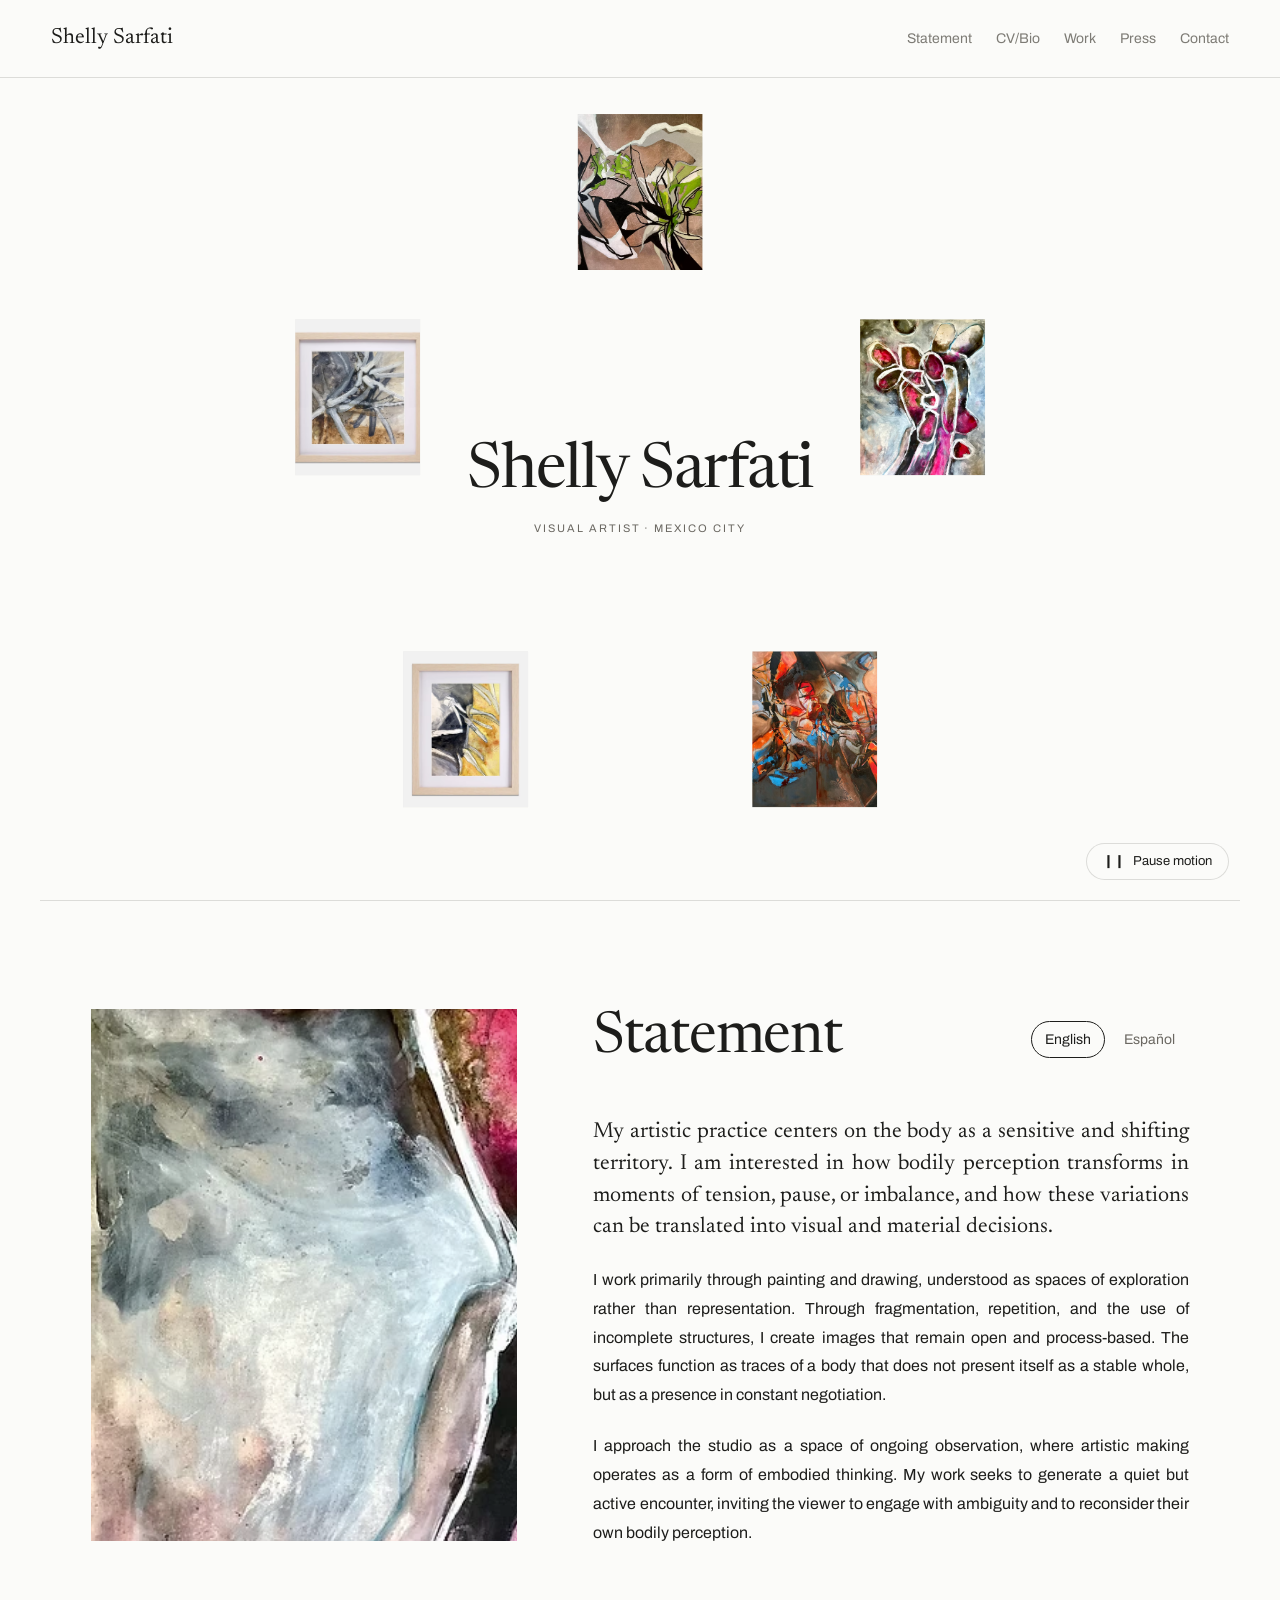
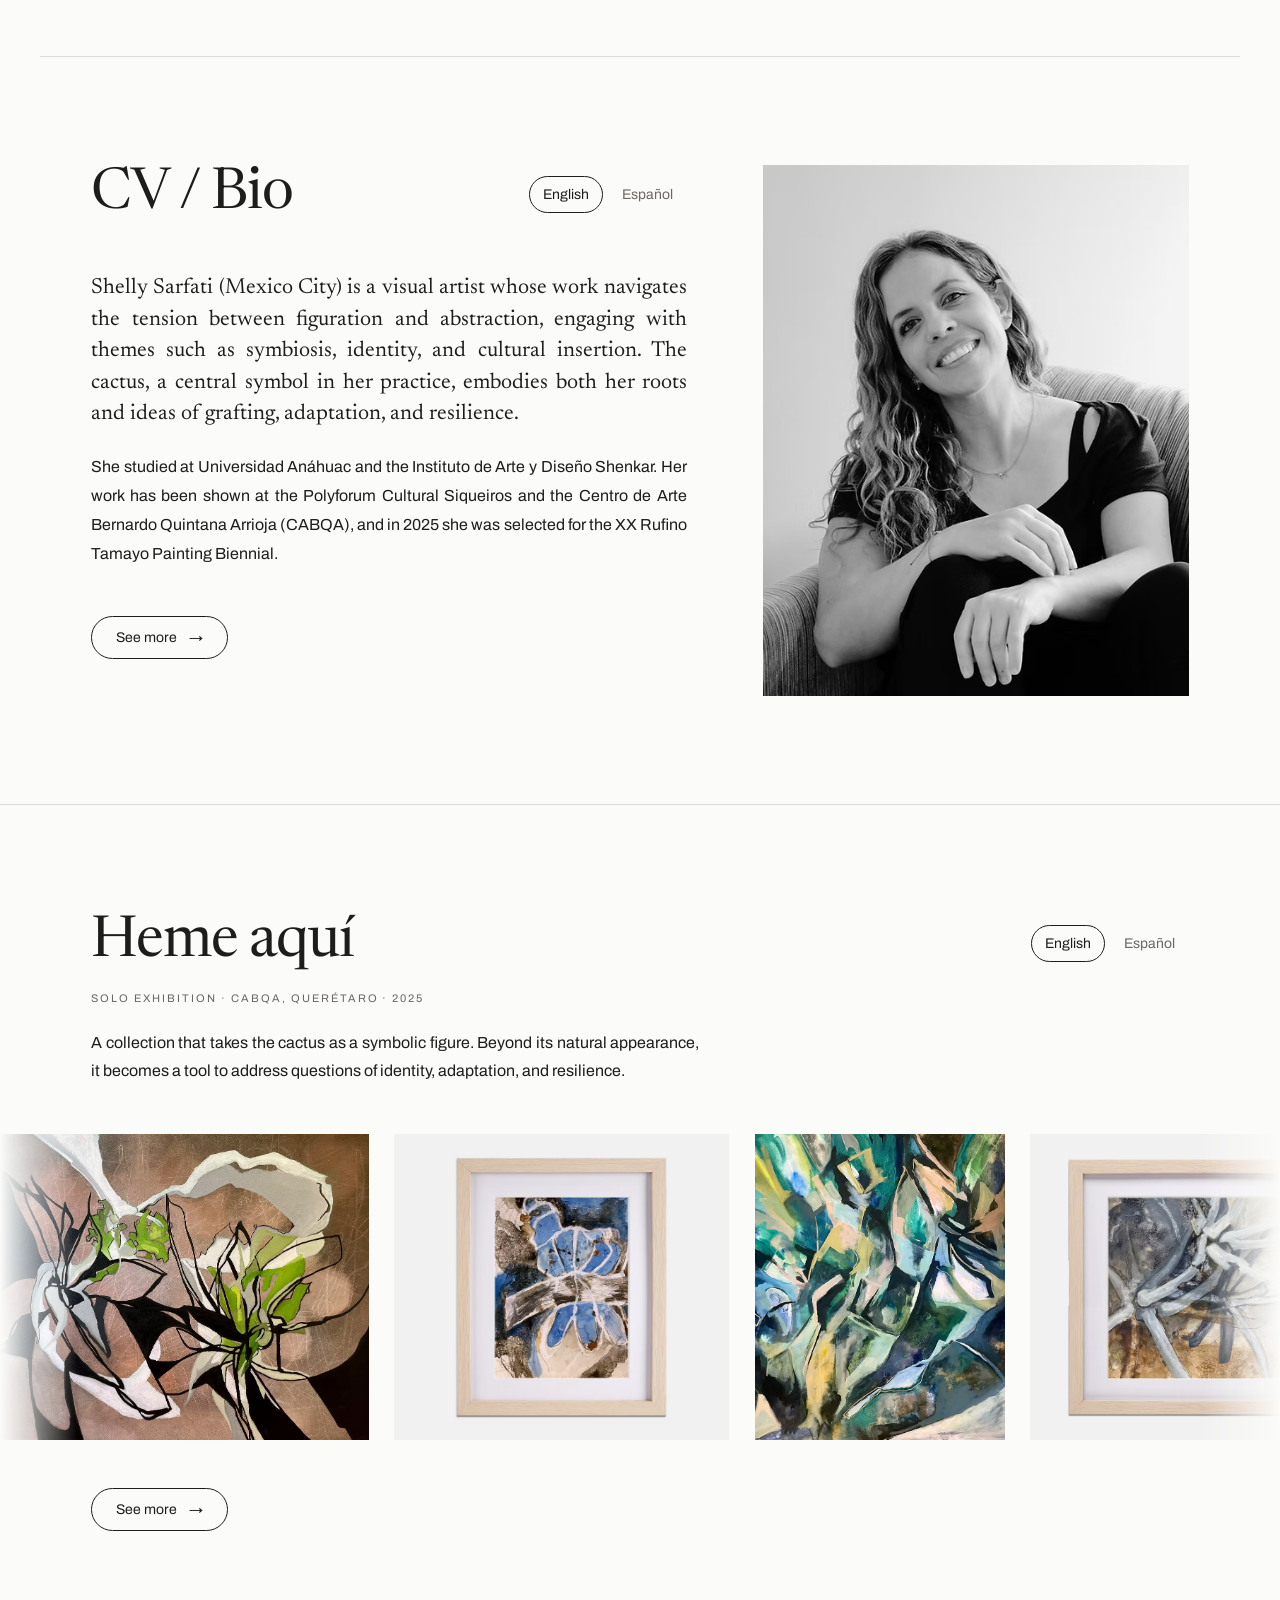
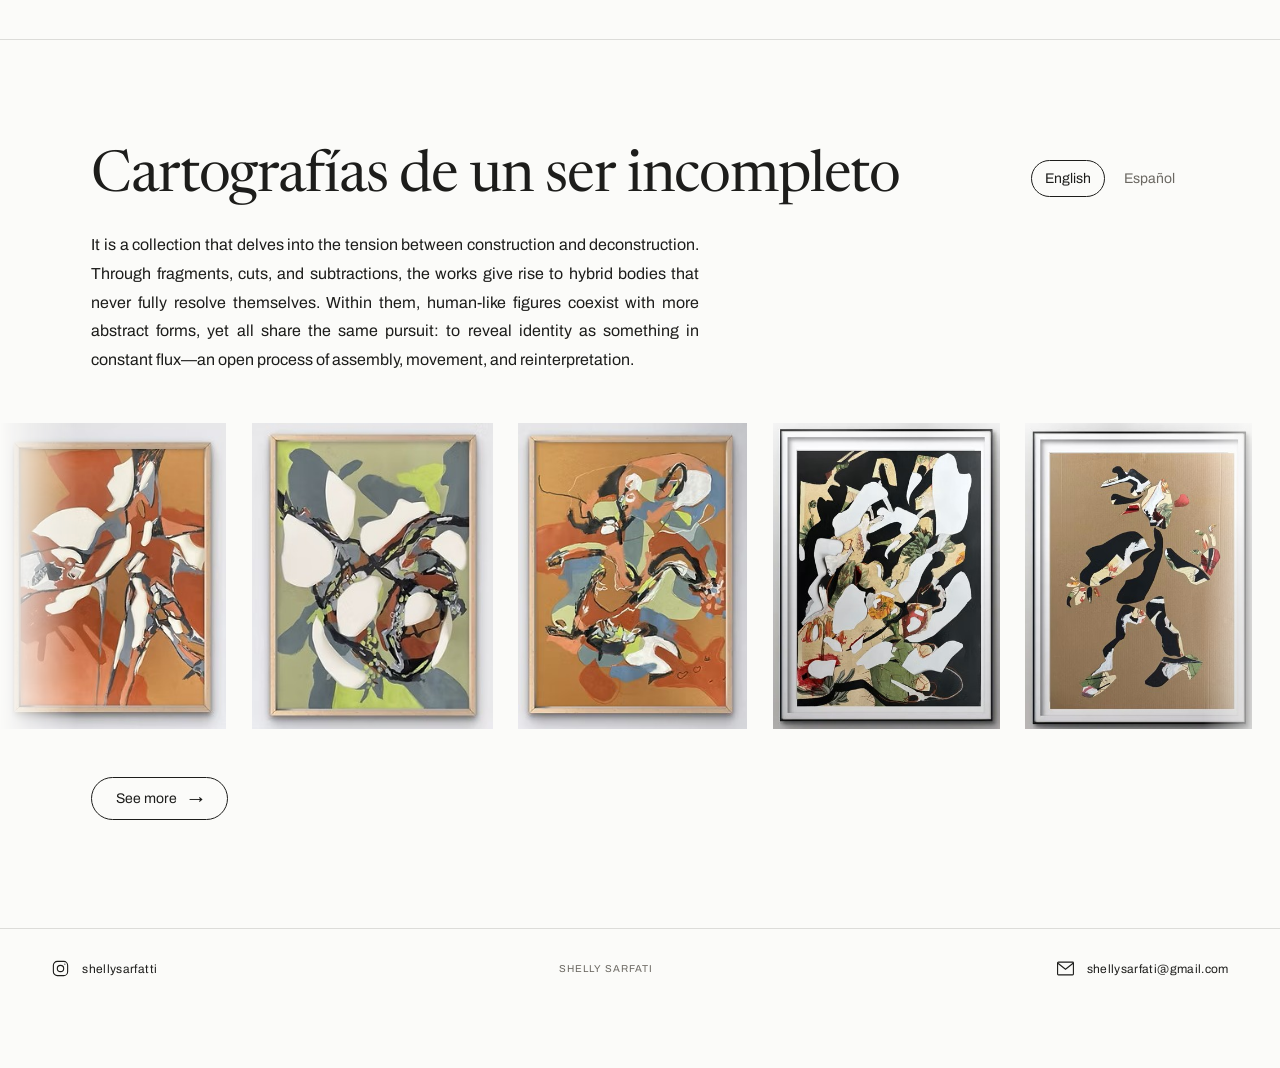
<file: index.html>
<!DOCTYPE html>
<html lang="en">
<head>
    <meta charset="UTF-8">
    <meta name="viewport" content="width=device-width, initial-scale=1.0">
    <title>Shelly Sarfati</title>
    <meta name="description" content="Shelly Sarfati, visual artist from Mexico City. Statement, biography and the collections Heme aquí and Cartografías de un ser incompleto.">
    <link rel="preconnect" href="https://fonts.googleapis.com">
    <link rel="preconnect" href="https://fonts.gstatic.com" crossorigin>
    <link rel="stylesheet" href="style.css">
    <link rel="stylesheet" href="css/nav.css">
</head>
<body>
    <!-- Menú compartido con las demás páginas: estilos en css/nav.css -->
    <header class="site-header">
        <a class="site-name" href="index.html">Shelly Sarfati</a>
        <nav class="site-nav" aria-label="Principal">
            <a href="index.html#statement" data-seccion="statement">Statement</a>
            <a href="cv.html" data-seccion="bio">CV/Bio</a>
            <a href="work.html" data-seccion="heme-aqui cartografias">Work</a>
            <a href="press.html">Press</a>
            <a href="contact.html">Contact</a>
        </nav>
    </header>

    <!-- INICIO: nombre + 5 obras girando -->
    <main>
    <section class="inicio">
        <div class="inicio__presentacion">
            <h1 class="inicio__nombre">Shelly Sarfati</h1>
            <p class="inicio__oficio etiqueta">
                <span data-texto="en">Visual artist · Mexico City</span>
                <span data-texto="es" hidden>Artista visual · Ciudad de México</span>
            </p>
        </div>

        <div class="orbita" aria-label="Featured works">
            <!-- Cambia src por la ruta de cada obra (ej. img/obra-1.jpg) -->
            <a href="work.html" class="obra" style="--i:0">
                <span class="obra__marco">
                    <img src="img/obra-1.avif" alt="Painting by Shelly Sarfati: white cactus forms outlined in black, with green accents on a brown background" onerror="this.remove()">
                </span>
            </a>
            <a href="work.html" class="obra" style="--i:1">
                <span class="obra__marco">
                    <img src="img/obra-2.avif" alt="Painting by Shelly Sarfati: a pink and magenta cactus outlined in white over gray" onerror="this.remove()">
                </span>
            </a>
            <a href="work.html" class="obra" style="--i:2">
                <span class="obra__marco">
                    <img src="img/obra-3.avif" alt="Painting by Shelly Sarfati: fragmented cactus shapes in orange, red and blue" onerror="this.remove()">
                </span>
            </a>
            <a href="work.html" class="obra" style="--i:3">
                <span class="obra__marco">
                    <img src="img/obra-4.avif" alt="Framed work on paper by Shelly Sarfati: pale cactus stems over black and yellow" onerror="this.remove()">
                </span>
            </a>
            <a href="work.html" class="obra" style="--i:4">
                <span class="obra__marco">
                    <img src="img/obra-5.avif" alt="Framed work on paper by Shelly Sarfati: pale cactus stems radiating over gray and earth tones" onerror="this.remove()">
                </span>
            </a>
        </div>
    </section>

    <!-- STATEMENT -->
    <section class="statement" id="statement">
        <!-- Detalle (recorte) de la obra 2: solo color y textura -->
        <div class="statement__textura" role="img" aria-label="Detail of a painting by Shelly Sarfati: brushed gray-blue texture"></div>

        <div class="statement__contenido">
            <div class="seccion__cabecera">
                <h2 class="seccion__titulo">Statement</h2>
                <div class="idioma" role="group" aria-label="Language">
                    <button type="button" data-idioma="en" aria-pressed="true">English</button>
                    <button type="button" data-idioma="es" aria-pressed="false" lang="es">Español</button>
                </div>
            </div>

            <div class="statement__texto" lang="es" data-texto="es" hidden>
                <p>Mi práctica artística se centra en el cuerpo como un territorio sensible y cambiante. Me interesa observar cómo la percepción corporal se transforma en situaciones de tensión, pausa o desajuste, y cómo esas variaciones pueden traducirse en decisiones visuales y materiales.</p>
                <p>Trabajo principalmente desde la pintura y el dibujo, entendidos como espacios de exploración más que de representación. A través de la fragmentación, la repetición y el uso de estructuras incompletas, construyo imágenes que permanecen abiertas y en proceso. Las superficies funcionan como registros de un cuerpo que no se presenta como unidad estable, sino como una presencia en constante negociación.</p>
                <p>Concibo el estudio como un espacio de observación continua, donde el hacer artístico opera como una forma de pensamiento desde la experiencia. Mi interés está en generar obras que activen una relación sensible con el espectador, invitándolo a habitar la ambigüedad y a repensar su propia percepción corporal.</p>
            </div>

            <div class="statement__texto" lang="en" data-texto="en">
                <p>My artistic practice centers on the body as a sensitive and shifting territory. I am interested in how bodily perception transforms in moments of tension, pause, or imbalance, and how these variations can be translated into visual and material decisions.</p>
                <p>I work primarily through painting and drawing, understood as spaces of exploration rather than representation. Through fragmentation, repetition, and the use of incomplete structures, I create images that remain open and process-based. The surfaces function as traces of a body that does not present itself as a stable whole, but as a presence in constant negotiation.</p>
                <p>I approach the studio as a space of ongoing observation, where artistic making operates as a form of embodied thinking. My work seeks to generate a quiet but active encounter, inviting the viewer to engage with ambiguity and to reconsider their own bodily perception.</p>
            </div>
        </div>
    </section>

    <!-- CV / BIO -->
    <section class="bio" id="bio">
        <div class="bio__contenido">
            <div class="seccion__cabecera">
                <h2 class="seccion__titulo">CV / Bio</h2>
                <div class="idioma" role="group" aria-label="Language">
                    <button type="button" data-idioma="en" aria-pressed="true">English</button>
                    <button type="button" data-idioma="es" aria-pressed="false" lang="es">Español</button>
                </div>
            </div>

            <!-- Versión corta: la bio completa y el CV están en cv.html -->
            <div class="bio__texto" lang="es" data-texto="es" hidden>
                <p>Shelly Sarfati (Ciudad de México) es una artista visual cuya obra explora la dualidad entre lo figurativo y lo abstracto, abordando temas como la simbiosis, la identidad y los procesos de inserción cultural. El cactus, símbolo central de su práctica, alude tanto a sus raíces como a las ideas de injerto, adaptación y resistencia.</p>
                <p>Se formó en la Universidad Anáhuac y en el Instituto de Arte y Diseño Shenkar. Ha expuesto en el Polyforum Cultural Siqueiros y en el Centro de Arte Bernardo Quintana Arrioja (CABQA), y en 2025 fue seleccionada en la XX Bienal de Pintura Rufino Tamayo.</p>
            </div>

            <div class="bio__texto" lang="en" data-texto="en">
                <p>Shelly Sarfati (Mexico City) is a visual artist whose work navigates the tension between figuration and abstraction, engaging with themes such as symbiosis, identity, and cultural insertion. The cactus, a central symbol in her practice, embodies both her roots and ideas of grafting, adaptation, and resilience.</p>
                <p>She studied at Universidad Anáhuac and the Instituto de Arte y Diseño Shenkar. Her work has been shown at the Polyforum Cultural Siqueiros and the Centro de Arte Bernardo Quintana Arrioja (CABQA), and in 2025 she was selected for the XX Rufino Tamayo Painting Biennial.</p>
            </div>

            <div class="bio__acciones">
                <!-- Bio completa, CV y descarga del CV -->
                <a class="boton boton--ver-mas" href="cv.html">
                    <span data-texto="es" hidden>Ver más<span class="visualmente-oculto"> de la biografía y el CV</span></span>
                    <span data-texto="en">See more<span class="visualmente-oculto"> of the biography and CV</span></span>
                    <span class="boton__icono" aria-hidden="true">→</span>
                </a>
            </div>
        </div>

        <!-- Foto de Shelly: img/shelly.avif -->
        <figure class="bio__foto">
            <img src="img/shelly.avif" alt="Portrait of Shelly Sarfati" onerror="this.remove()">
        </figure>
    </section>

    <!-- ========== COLECCIONES ==========
         Cada colección tiene un carrusel que se mueve solo.
         "Ver más" y cada obra abren work.html con la colección ya elegida
         (?serie=heme-aqui o ?serie=cartografias, los id de js/obras.js).
         Para agregar una obra, copia un bloque <a class="carrusel__obra"> dentro de
         .carrusel__pista y cambia la imagen y el texto alt (título, año).
         No hace falta repetirlas: el carrusel se rellena solo para no dejar huecos.
         data-direccion="derecha" o "izquierda" decide hacia dónde se mueve. -->

    <!-- HEME AQUÍ -->
    <section class="coleccion" id="heme-aqui">
        <div class="coleccion__cabecera">
            <div class="seccion__cabecera">
                <h2 class="seccion__titulo">Heme aquí</h2>
                <div class="idioma" role="group" aria-label="Language">
                    <button type="button" data-idioma="en" aria-pressed="true">English</button>
                    <button type="button" data-idioma="es" aria-pressed="false" lang="es">Español</button>
                </div>
            </div>
            <p class="coleccion__dato etiqueta">
                <span data-texto="es" hidden>Exposición individual · CABQA, Querétaro · 2025</span>
                <span data-texto="en">Solo exhibition · CABQA, Querétaro · 2025</span>
            </p>
            <p class="coleccion__explicacion">
                <span data-texto="es" hidden>Es una serie en donde se utiliza la figura del cactus como objeto simbólico. Más allá de su aspecto natural, este elemento se convierte en una herramienta para explorar temas de identidad, adaptación y resistencia.</span>
                <span data-texto="en">A collection that takes the cactus as a symbolic figure. Beyond its natural appearance, it becomes a tool to address questions of identity, adaptation, and resilience.</span>
            </p>
        </div>

        <div class="carrusel" data-direccion="derecha">
            <div class="carrusel__pista">
                    <a class="carrusel__obra" href="work.html?serie=heme-aqui">
                        <img src="img/heme/heme1.avif" alt="Heme aquí: white cactus forms outlined in black, with green accents on a brown background">
                    </a>
                    <a class="carrusel__obra" href="work.html?serie=heme-aqui">
                        <img src="img/heme/heme2.avif" alt="Heme aquí: framed work on paper with blue cactus pads and dark ink lines">
                    </a>
                    <a class="carrusel__obra" href="work.html?serie=heme-aqui">
                        <img src="img/heme/heme3.avif" alt="Heme aquí: overlapping cactus leaves in teal, green and ochre">
                    </a>
                    <a class="carrusel__obra" href="work.html?serie=heme-aqui">
                        <img src="img/heme/heme4.avif" alt="Heme aquí: framed work on paper with pale cactus stems over gray and earth tones">
                    </a>
                    <a class="carrusel__obra" href="work.html?serie=heme-aqui">
                        <img src="img/heme/heme5.avif" alt="Heme aquí: fragmented cactus shapes in orange, red and blue">
                    </a>
                    <a class="carrusel__obra" href="work.html?serie=heme-aqui">
                        <img src="img/heme/heme6.avif" alt="Heme aquí: framed work on paper with a small blue and yellow cactus on a dark background">
                    </a>
            </div>
        </div>

        <div class="coleccion__pie">
            <a class="boton boton--ver-mas" href="work.html?serie=heme-aqui">
                <span data-texto="es" hidden>Ver más<span class="visualmente-oculto"> obras de Heme aquí</span></span>
                <span data-texto="en">See more<span class="visualmente-oculto"> works from Heme aquí</span></span>
                <span class="boton__icono" aria-hidden="true">→</span>
            </a>
        </div>
    </section>

    <!-- CARTOGRAFÍAS -->
    <section class="coleccion" id="cartografias">
        <div class="coleccion__cabecera">
            <div class="seccion__cabecera">
                <h2 class="seccion__titulo">Cartografías de un ser incompleto</h2>
                <div class="idioma" role="group" aria-label="Language">
                    <button type="button" data-idioma="en" aria-pressed="true">English</button>
                    <button type="button" data-idioma="es" aria-pressed="false" lang="es">Español</button>
                </div>
            </div>
            <p class="coleccion__explicacion">
                <span data-texto="es" hidden>Es una colección que explora la tensión entre lo que se construye y lo que se deconstruye. A partir de fragmentos, recortes y sustracciones, las obras generan cuerpos híbridos que nunca terminan de cerrarse del todo. En ellos conviven figuras que remiten a lo humano y otras más abstractas, pero todas comparten la misma búsqueda: mostrar cómo la identidad se conforma en un estado permanente de ensamblaje, movimiento y reinterpretación.</span>
                <span data-texto="en">It is a collection that delves into the tension between construction and deconstruction. Through fragments, cuts, and subtractions, the works give rise to hybrid bodies that never fully resolve themselves. Within them, human-like figures coexist with more abstract forms, yet all share the same pursuit: to reveal identity as something in constant flux—an open process of assembly, movement, and reinterpretation.</span>
            </p>
        </div>

        <div class="carrusel" data-direccion="izquierda">
            <div class="carrusel__pista">
                    <a class="carrusel__obra" href="work.html?serie=cartografias">
                        <img src="img/cartografias/cartografias1.jpg" alt="Cartografías: collage of cut-out white and gray shapes over orange and terracotta">
                    </a>
                    <a class="carrusel__obra" href="work.html?serie=cartografias">
                        <img src="img/cartografias/cartografias2.jpg" alt="Cartografías: collage of white, gray and black fragments over sage green and yellow">
                    </a>
                    <a class="carrusel__obra" href="work.html?serie=cartografias">
                        <img src="img/cartografias/cartografias3.jpg" alt="Cartografías: collage of interwoven organic shapes over ochre and orange">
                    </a>
                    <a class="carrusel__obra" href="work.html?serie=cartografias">
                        <img src="img/cartografias/cartografias4.jpg" alt="Cartografías: collage of white and cream fragments with green accents on black">
                    </a>
                    <a class="carrusel__obra" href="work.html?serie=cartografias">
                        <img src="img/cartografias/cartografias5.jpg" alt="Cartografías: collage of a fragmented, human-like figure in black and white on kraft paper">
                    </a>
                    <a class="carrusel__obra" href="work.html?serie=cartografias">
                        <img src="img/cartografias/cartografias6.jpg" alt="Cartografías: large framed collage of a fragmented figure in blue and gray, with two smaller panels">
                    </a>
            </div>
        </div>

        <div class="coleccion__pie">
            <a class="boton boton--ver-mas" href="work.html?serie=cartografias">
                <span data-texto="es" hidden>Ver más<span class="visualmente-oculto"> obras de Cartografías</span></span>
                <span data-texto="en">See more<span class="visualmente-oculto"> works from Cartografías</span></span>
                <span class="boton__icono" aria-hidden="true">→</span>
            </a>
        </div>
    </section>
    </main>

    <!-- Pausa todo el movimiento de la página (órbita y carruseles).
         El texto lo pone el script según el idioma y el estado. -->
    <button type="button" class="pausa" data-pausado="false">
        <span class="pausa__icono" aria-hidden="true">❙❙</span>
        <span class="pausa__texto">Pause motion</span>
    </button>

    <!-- Pie de página: mismo contenido que en CV, Press y Contact -->
    <footer class="site-footer">
        <a class="social-link" href="https://www.instagram.com/shellysarfati/" target="_blank" rel="noopener noreferrer">
            <svg viewBox="0 0 24 24" aria-hidden="true"><rect x="3" y="3" width="18" height="18" rx="5"/><circle cx="12" cy="12" r="4"/><circle cx="17.5" cy="6.5" r=".7" fill="currentColor" stroke="none"/></svg>
            <span>shellysarfatti</span>
        </a>
        <span class="footer-note">SHELLY SARFATI</span>
        <a class="social-link" href="mailto:shellysarfati@gmail.com">
            <svg viewBox="0 0 24 24" aria-hidden="true"><rect x="2" y="4" width="20" height="16" rx="1"/><path d="m2 5 10 8L22 5"/></svg>
            <span>shellysarfati@gmail.com</span>
        </a>
    </footer>

    <script>
        // El inicio ocupa la pantalla menos el menú: se mide el alto real del menú
        function medirMenu() {
            var menu = document.querySelector('.site-header');
            if (menu) document.documentElement.style.setProperty('--alto-menu', menu.offsetHeight + 'px');
        }
        medirMenu();
        window.addEventListener('resize', medirMenu);

        // Menú: resalta el enlace de la sección que se está viendo.
        // Cada enlace dice en data-seccion qué secciones le corresponden
        // (Work cubre las dos colecciones). En el inicio no se resalta nada.
        var enlacesMenu = Array.from(document.querySelectorAll('.site-nav a[data-seccion]'));
        var seccionesMenu = enlacesMenu
            .flatMap(function (a) { return a.dataset.seccion.split(' '); })
            .map(function (id) { return document.getElementById(id); })
            .filter(Boolean);

        function marcarSeccion() {
            // La sección actual es la última cuyo borde superior ya pasó
            // un poco por debajo del menú
            var linea = document.querySelector('.site-header').offsetHeight + window.innerHeight * 0.3;
            var actual = null;
            seccionesMenu.forEach(function (sec) {
                if (sec.getBoundingClientRect().top <= linea) actual = sec.id;
            });
            // Al final de la página, la última sección
            if (window.innerHeight + window.scrollY >= document.documentElement.scrollHeight - 2) {
                actual = seccionesMenu[seccionesMenu.length - 1].id;
            }
            enlacesMenu.forEach(function (a) {
                if (actual && a.dataset.seccion.split(' ').indexOf(actual) !== -1) {
                    a.setAttribute('aria-current', 'location');
                } else {
                    a.removeAttribute('aria-current');
                }
            });
        }
        window.addEventListener('scroll', marcarSeccion, { passive: true });
        window.addEventListener('resize', marcarSeccion);
        marcarSeccion();

        // Cambio de idioma (English / Español): un clic cambia todas las secciones a la vez.
        // La página empieza en inglés, como las demás.
        var idiomaActual = 'en';
        document.querySelectorAll('.idioma button').forEach(function (boton) {
            boton.addEventListener('click', function () {
                idiomaActual = boton.dataset.idioma;
                document.querySelectorAll('.idioma button').forEach(function (b) {
                    b.setAttribute('aria-pressed', b.dataset.idioma === idiomaActual);
                });
                document.querySelectorAll('[data-texto]').forEach(function (bloque) {
                    bloque.hidden = bloque.dataset.texto !== idiomaActual;
                });
                document.documentElement.lang = idiomaActual;
                textoPausa();
            });
        });

        // Botón de pausa: detiene y reanuda la órbita y los carruseles
        var botonPausa = document.querySelector('.pausa');
        var textosPausa = {
            en: { pausar: 'Pause motion', reanudar: 'Play motion' },
            es: { pausar: 'Pausar movimiento', reanudar: 'Reanudar movimiento' }
        };
        function textoPausa() {
            var pausado = botonPausa.dataset.pausado === 'true';
            botonPausa.querySelector('.pausa__texto').textContent =
                textosPausa[idiomaActual][pausado ? 'reanudar' : 'pausar'];
            botonPausa.querySelector('.pausa__icono').textContent = pausado ? '▶' : '❙❙';
        }
        botonPausa.addEventListener('click', function () {
            var pausado = botonPausa.dataset.pausado !== 'true';
            botonPausa.dataset.pausado = pausado;
            document.documentElement.classList.toggle('movimiento-pausado', pausado);
            textoPausa();
        });

        // Carruseles de colecciones: rellena la pista con copias de las obras
        // para que el movimiento sea continuo y sin huecos.
        function armarCarrusel(carrusel) {
            var pista = carrusel.querySelector('.carrusel__pista');

            // Volver a las obras originales (por si se reconstruye al cambiar el tamaño)
            pista.querySelectorAll('[data-copia]').forEach(function (c) { c.remove(); });
            var originales = Array.from(pista.children);
            if (!originales.length) return;

            // Si el usuario pidió menos movimiento, no se anima (se recorre a mano)
            if (window.matchMedia('(prefers-reduced-motion: reduce)').matches) return;

            function copiar(obra) {
                var copia = obra.cloneNode(true);
                copia.setAttribute('data-copia', '');
                copia.setAttribute('aria-hidden', 'true');
                copia.setAttribute('tabindex', '-1');
                pista.appendChild(copia);
            }

            // 1) Repetir hasta que un "grupo" sea al menos tan ancho como la pantalla
            var espacio = parseFloat(getComputedStyle(pista).columnGap) || 0;
            var anchoGrupo = function () { return pista.scrollWidth + espacio; };
            var vueltas = 0;
            while (anchoGrupo() < carrusel.clientWidth && vueltas < 20) {
                originales.forEach(copiar);
                vueltas++;
            }

            // 2) Duplicar el grupo completo: la animación recorre exactamente la mitad
            var grupo = anchoGrupo();
            Array.from(pista.children).forEach(copiar);

            // Velocidad constante (px por segundo) sin importar cuántas obras haya
            var velocidad = parseFloat(getComputedStyle(carrusel).getPropertyValue('--carrusel-velocidad')) || 40;
            pista.style.setProperty('--carrusel-recorrido', grupo + 'px');
            pista.style.setProperty('--carrusel-duracion', (grupo / velocidad) + 's');
            carrusel.classList.add('carrusel--listo');
        }

        function armarCarruseles() {
            document.querySelectorAll('.carrusel').forEach(armarCarrusel);
        }

        // Esperar a que carguen las imágenes para medir bien su ancho
        window.addEventListener('load', armarCarruseles);
        var esperaResize;
        window.addEventListener('resize', function () {
            clearTimeout(esperaResize);
            esperaResize = setTimeout(armarCarruseles, 200);
        });
    </script>
</body>
</html>
</file>
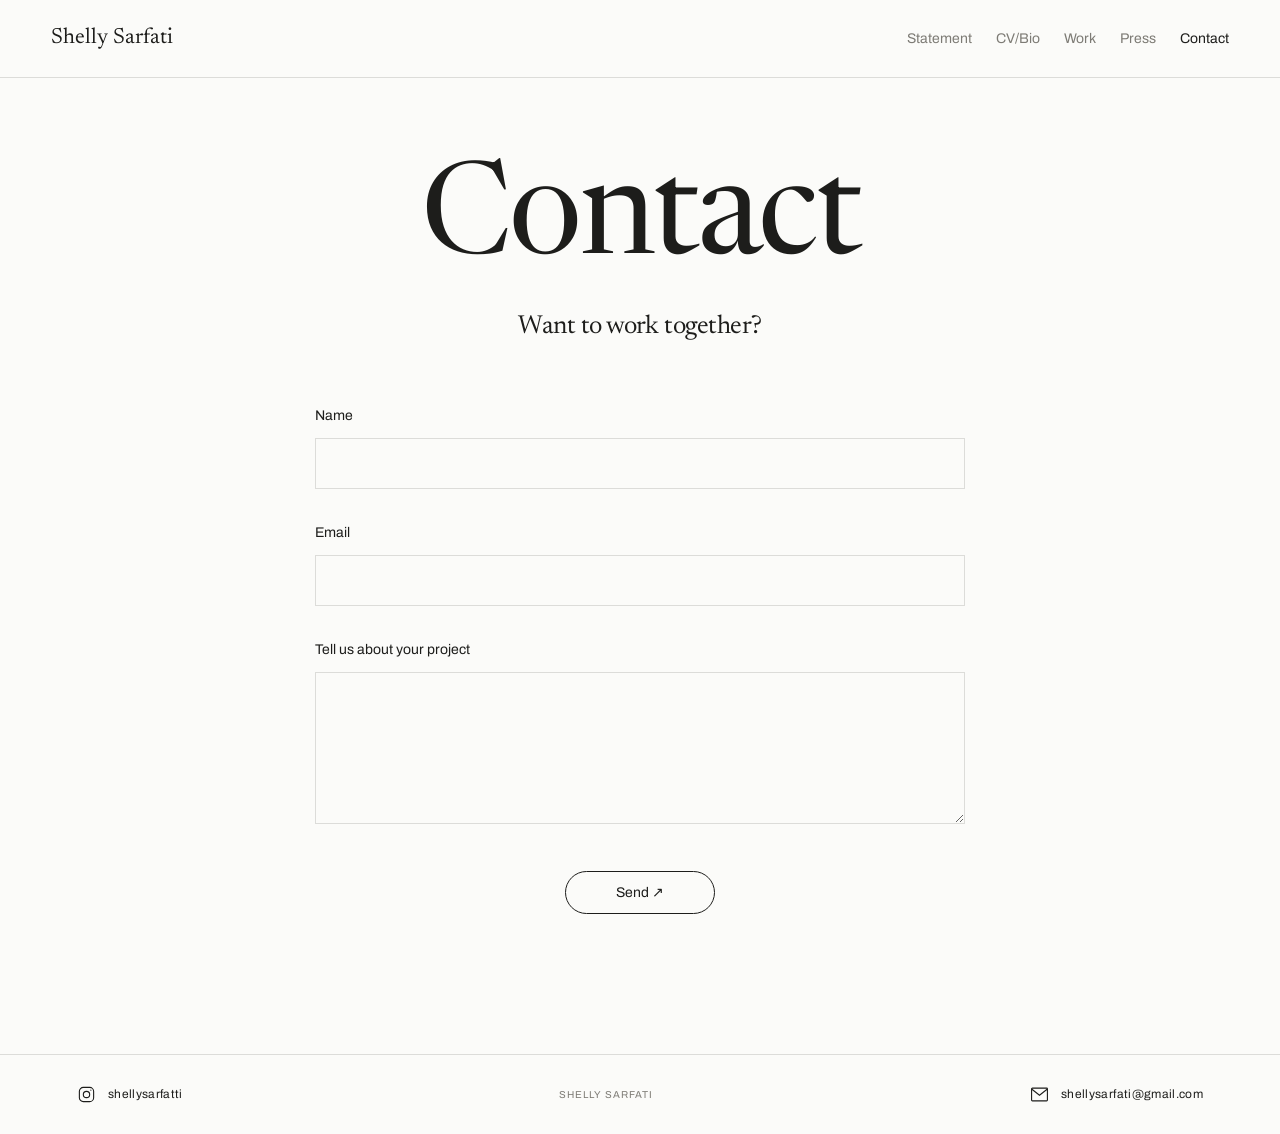
<file: contact.html>
<!doctype html>
<html lang="en"><head><meta charset="utf-8"><meta name="viewport" content="width=device-width, initial-scale=1"><meta name="description" content="Contact Shelly Sarfati for projects, exhibitions and collaborations."><title>Contact — Shelly Sarfati</title><link rel="preconnect" href="https://fonts.googleapis.com"><link rel="preconnect" href="https://fonts.gstatic.com" crossorigin><link href="https://fonts.googleapis.com/css2?family=Archivo:wght@400;500;600&family=Newsreader:ital,opsz,wght@0,6..72,400;1,6..72,400&display=swap" rel="stylesheet"><link rel="stylesheet" href="styles.css"><link rel="stylesheet" href="css/work.css"><link rel="stylesheet" href="css/press-contact.css"><link rel="stylesheet" href="css/nav.css"><script src="shared.js" defer></script></head><body data-page="contact"><main class="page contact-page"><h1 class="page-heading">Contact</h1><p class="contact-lead">Want to work together?</p><form id="contact-form" class="contact-form" action="https://formsubmit.co/ajax/sofialeampudia@gmail.com" method="post"><label class="field"><span>Name</span><input name="name" autocomplete="name" required maxlength="150"></label><label class="field"><span>Email</span><input type="email" name="email" autocomplete="email" required maxlength="254"></label><label class="field"><span>Tell us about your project</span><textarea name="message" required maxlength="10000" rows="5"></textarea></label><input type="hidden" name="_subject" value="Shelly Sarfati — New project inquiry"><input type="hidden" name="_template" value="table"><input class="honeypot" name="_honey" tabindex="-1" autocomplete="off" aria-hidden="true"><div class="send-row"><button class="pill-button" type="submit">Send ↗</button></div><p id="form-status" class="form-status" role="status" aria-live="polite"></p><noscript><p>Please enable JavaScript to send your message, or email <a href="mailto:shellysarfati@gmail.com">shellysarfati@gmail.com</a>.</p></noscript></form></main></body></html>
</file>
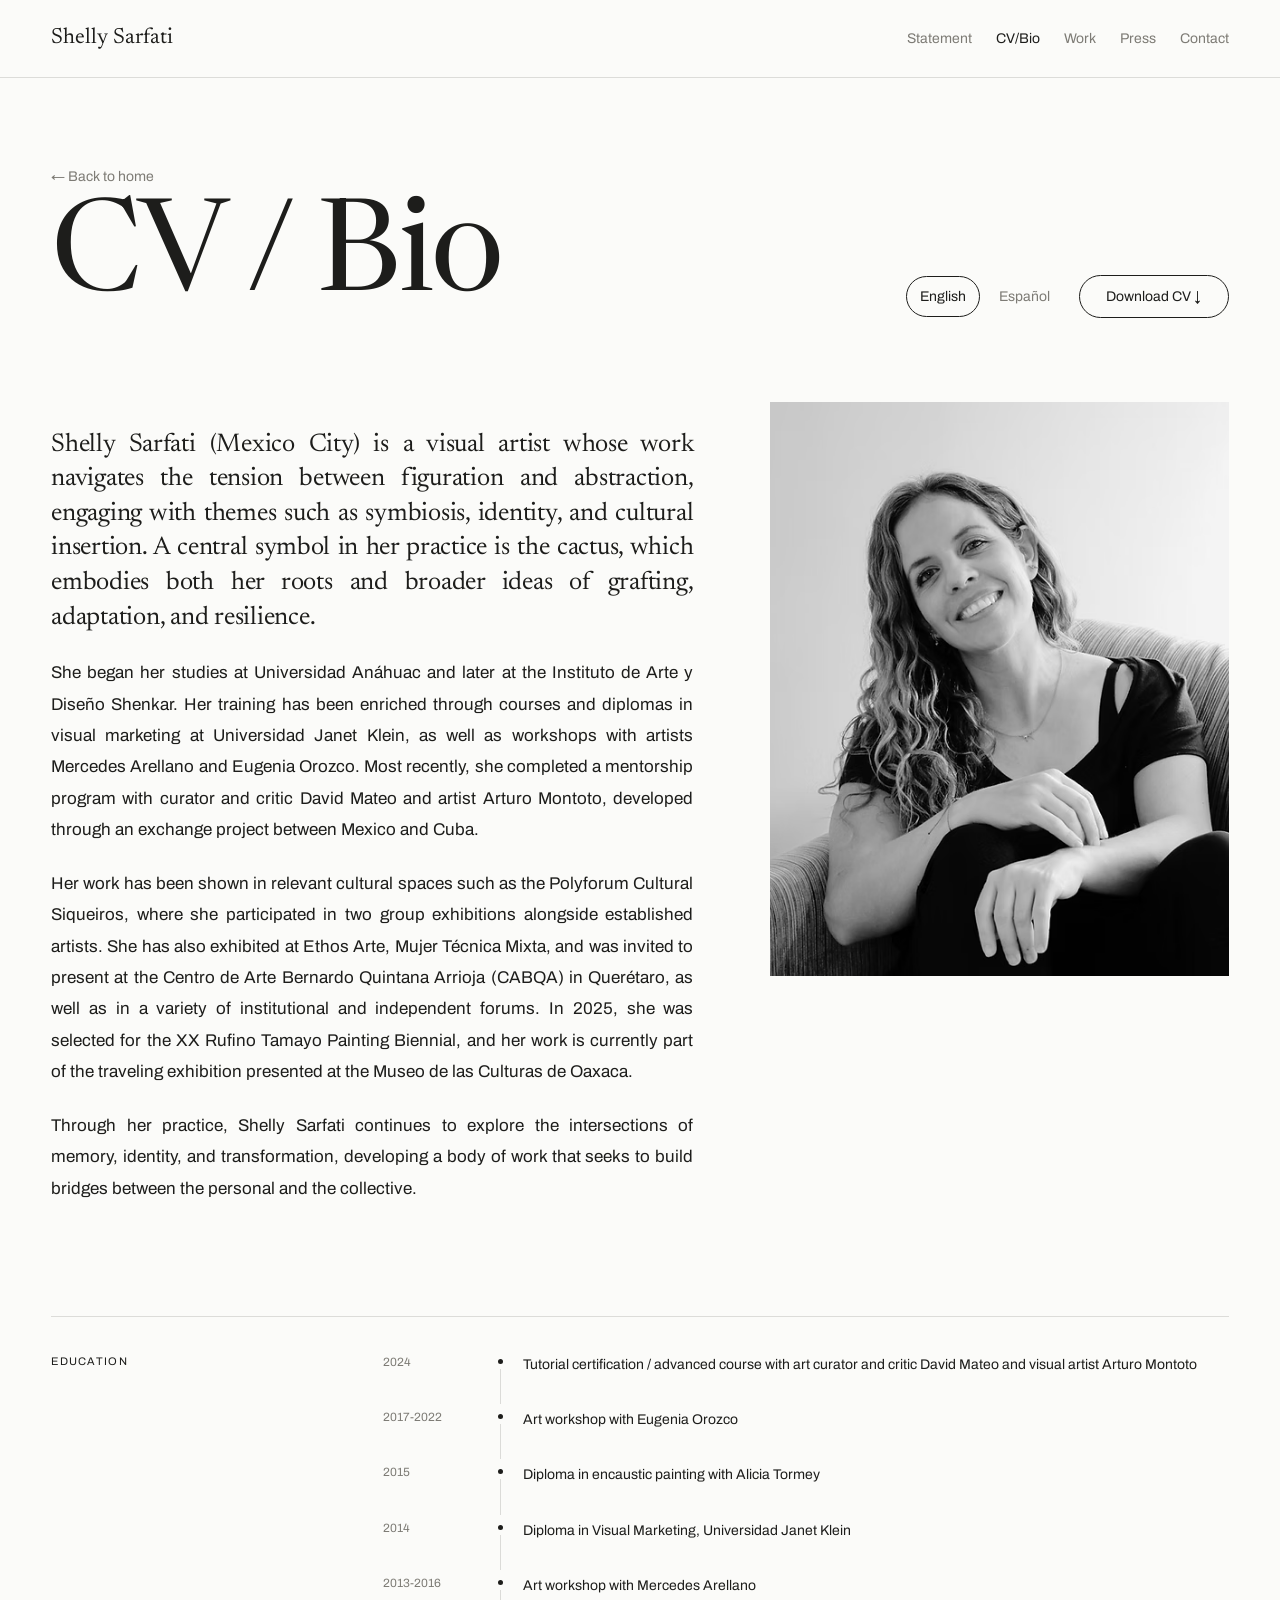
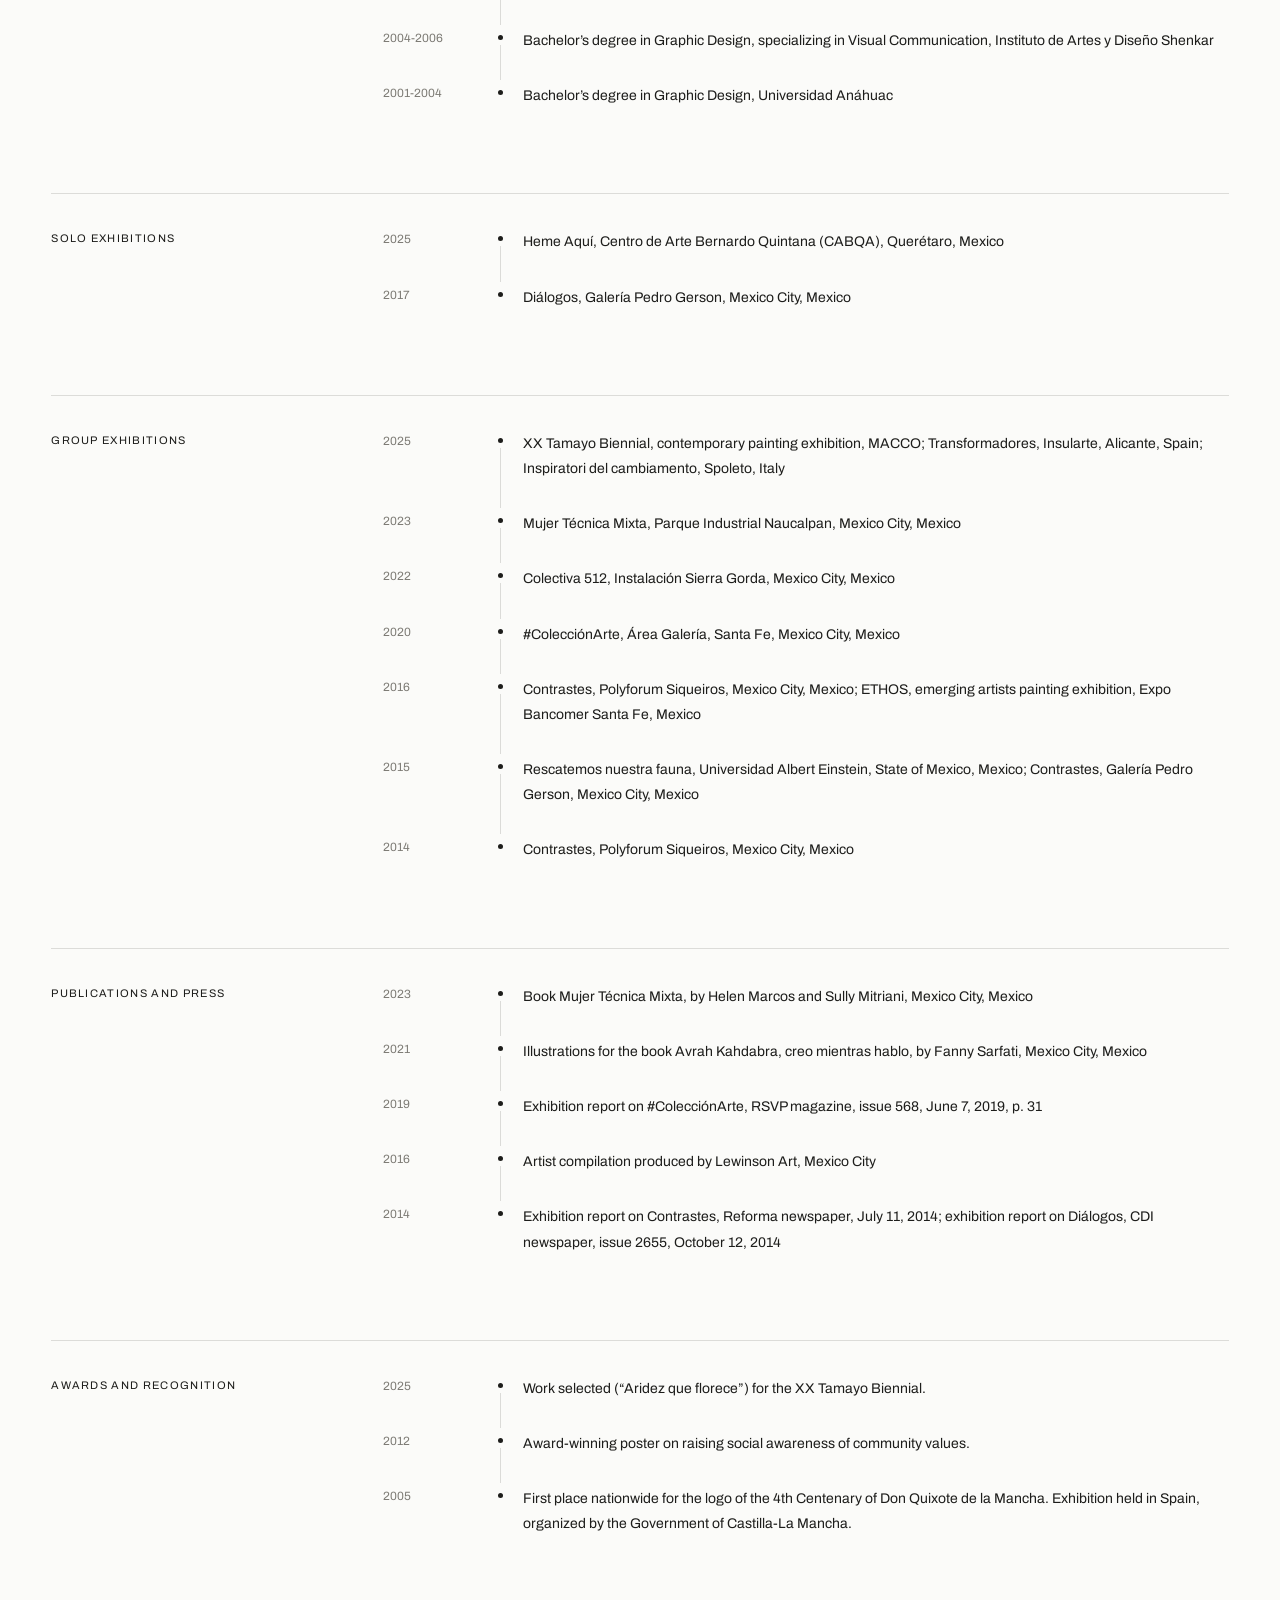
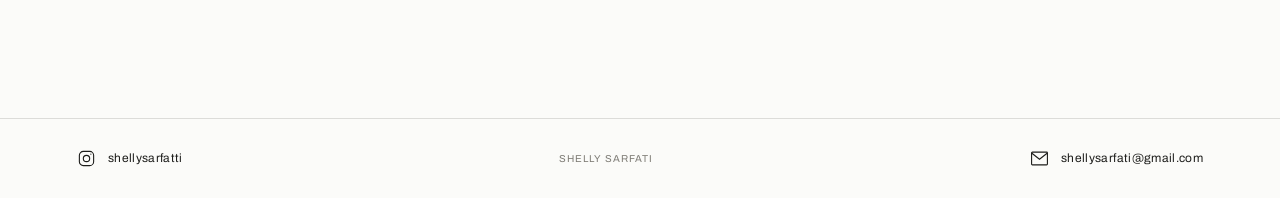
<file: cv.html>
<!doctype html>
<html lang="en"><head><meta charset="utf-8"><meta name="viewport" content="width=device-width, initial-scale=1"><meta name="description" content="Biography, education, exhibitions and recognition of visual artist Shelly Sarfati."><title>CV / Bio — Shelly Sarfati</title><link rel="preconnect" href="https://fonts.googleapis.com"><link rel="preconnect" href="https://fonts.gstatic.com" crossorigin><link href="https://fonts.googleapis.com/css2?family=Archivo:wght@400;500;600&family=Newsreader:ital,opsz,wght@0,6..72,400;1,6..72,400&display=swap" rel="stylesheet"><link rel="stylesheet" href="styles.css"><link rel="stylesheet" href="css/work.css"><link rel="stylesheet" href="css/press-contact.css"><link rel="stylesheet" href="css/nav.css"><style>
/* CV / Bio: encabezado igual que Press (título a la izquierda, botones a la derecha) */
.cv-intro .back-link { flex-basis: 100%; color: var(--muted); font-size: 14px; letter-spacing: normal; text-decoration: none; }
.cv-intro .back-link:hover { color: var(--ink); }
.cv-intro { justify-content: space-between; }
.cv-bio p { text-align: justify; -webkit-hyphens: auto; hyphens: auto; }
.cv-bio p:first-child { font-family: var(--serif); font-size: clamp(22px, 2vw, 26px); line-height: 1.35; letter-spacing: -.01em; }
@media (max-width: 640px) { .cv-actions { flex-direction: row; flex-wrap: wrap; align-items: center; gap: 12px; } }
/* Bio con la foto de Shelly a la derecha (en celular, arriba) */
.cv-bio-layout { display: grid; grid-template-columns: minmax(0, 7fr) minmax(0, 5fr); gap: clamp(32px, 6vw, 96px); align-items: start; margin: 55px 0 90px; }
.cv-bio-layout .cv-bio { margin: 0; max-width: none; }
.cv-foto { margin: 0; position: sticky; top: 118px; aspect-ratio: 4 / 5; background: var(--wall-side); overflow: hidden; }
.cv-foto img { width: 100%; height: 100%; object-fit: cover; display: block; }
@media (max-width: 760px) {
  .cv-bio-layout { grid-template-columns: 1fr; margin: 40px 0 55px; }
  .cv-foto { position: static; order: -1; }
}
</style><script src="content.js" defer></script><script src="shared.js" defer></script></head><body data-page="cv"><main class="page"><div class="page-intro cv-intro"><a class="back-link" href="index.html#bio">← Back to home</a><h1 class="page-heading">CV / Bio</h1><div class="cv-actions"><div class="language-switch" role="group" aria-label="Biography language"><button type="button" data-language="en" aria-pressed="true">English</button><button type="button" data-language="es" aria-pressed="false">Español</button></div><a class="pill-button" href="assets/shelly-sarfati-cv.pdf" download>Download CV ↓</a></div></div><div class="cv-bio-layout"><div id="biography" class="cv-bio"></div><figure class="cv-foto"><img src="img/shelly.avif" alt="Portrait of Shelly Sarfati" decoding="async"></figure></div><div id="cv-timeline"></div></main></body></html>
</file>
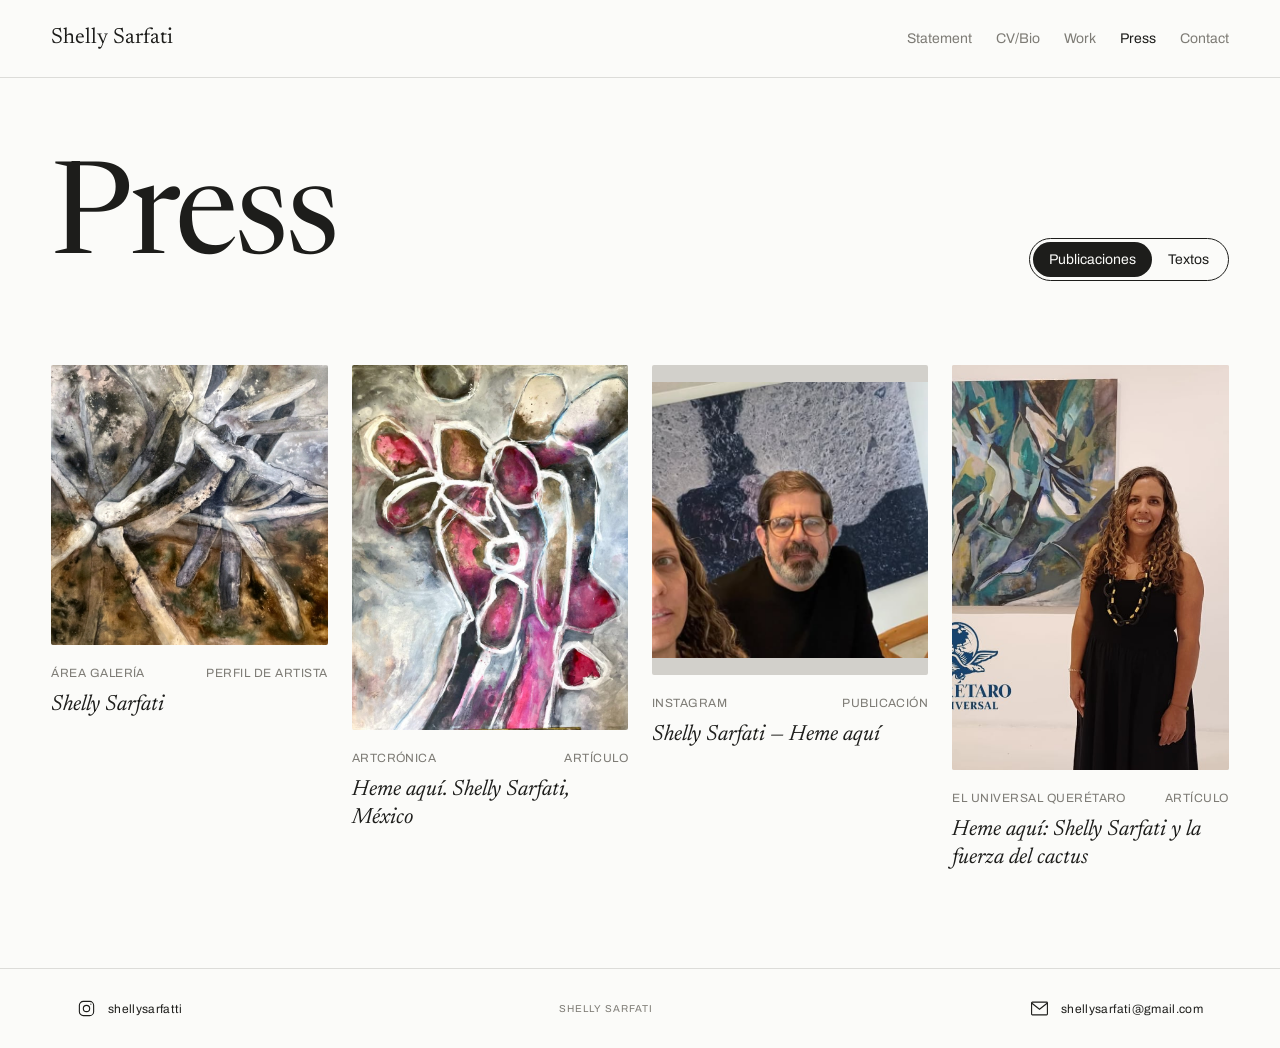
<file: press.html>
<!doctype html>
<html lang="en"><head><meta charset="utf-8"><meta name="viewport" content="width=device-width, initial-scale=1"><meta name="description" content="Press, publications and curatorial texts on the work of Shelly Sarfati."><title>Press — Shelly Sarfati</title><link rel="preconnect" href="https://fonts.googleapis.com"><link rel="preconnect" href="https://fonts.gstatic.com" crossorigin><link href="https://fonts.googleapis.com/css2?family=Archivo:wght@400;500;600&family=Newsreader:ital,opsz,wght@0,6..72,400;1,6..72,400&display=swap" rel="stylesheet"><link rel="stylesheet" href="styles.css"><link rel="stylesheet" href="css/work.css"><link rel="stylesheet" href="css/press-contact.css"><link rel="stylesheet" href="css/nav.css"><script src="content.js" defer></script><script src="shared.js" defer></script></head>
<body data-page="press"><main class="page"><div class="page-intro"><h1 class="page-heading">Press</h1><div class="view-switch" role="group" aria-label="Secciones de prensa"><button type="button" class="view-btn" data-press-view="publications" aria-controls="publications" aria-pressed="true">Publicaciones</button><button type="button" class="view-btn" data-press-view="texts" aria-controls="texts" aria-pressed="false">Textos</button></div></div>
<section class="press-grid" id="publications" aria-label="Artículos y publicaciones">
<a class="press-card" href="https://areagaleria.com/shelly-sarfati/" target="_blank" rel="noopener noreferrer"><div class="cover cover-art"><img src="assets/press/area-obra.jpg" alt="Composición abstracta de Shelly Sarfati en tonos tierra y gris" loading="eager" decoding="async"></div><div class="press-meta"><span>Área Galería</span><span>Perfil de artista</span></div><h2>Shelly Sarfati</h2></a>
<a class="press-card" href="https://www.artcronica.com/notas-del-editor/heme-aqui-shelly-sarfati-mexico/" target="_blank" rel="noopener noreferrer"><div class="cover cover-art"><img src="assets/press/artcronica-heme-aqui.jpg" alt="Obra de Shelly Sarfati con formas de cactus en tonos magenta y gris, publicada en Artcrónica" loading="eager" decoding="async"></div><div class="press-meta"><span>Artcrónica</span><span>Artículo</span></div><h2>Heme aquí. Shelly Sarfati, México</h2></a>
<a class="press-card" href="https://www.instagram.com/p/DJprra7y1Sb/" target="_blank" rel="noopener noreferrer"><div class="cover cover-instagram"><img src="assets/press/instagram-publicacion.jpg" alt="Fotografía de la publicación de Instagram, con dos personas frente a una obra" loading="eager" decoding="async"></div><div class="press-meta"><span>Instagram</span><span>Publicación</span></div><h2>Shelly Sarfati — Heme aquí</h2></a>
<a class="press-card" href="https://www.eluniversalqueretaro.mx/vida-q/heme-aqui-shelly-sarfati-y-la-fuerza-del-cactus/" target="_blank" rel="noopener noreferrer"><div class="cover cover-portrait"><img src="assets/press/el-universal-shelly.jpg" alt="Shelly Sarfati junto a su obra en la exposición Heme aquí, fotografía de El Universal Querétaro" loading="eager" decoding="async"></div><div class="press-meta"><span>El Universal Querétaro</span><span>Artículo</span></div><h2>Heme aquí: Shelly Sarfati y la fuerza del cactus</h2></a>
</section><section class="texts-section" id="texts"><div class="section-heading"><div class="texts-heading"><h2>Textos</h2><p class="texts-description" lang="es">Una selección de textos curatoriales que ofrecen distintas miradas sobre la obra de Shelly Sarfati, sus procesos y su universo visual.</p></div><div class="language-switch" role="group" aria-label="Text language"><button type="button" data-language="en" aria-pressed="true">English</button><button type="button" data-language="es" aria-pressed="false">Español</button></div></div><div id="essays"></div></section></main></body></html>
</file>
<file: style.css>
/* =========================================================
   SHELLY — Hoja de estilos del inicio (index.html)
   ---------------------------------------------------------
   1. Tipografías (se cargan aquí, no hace falta otro <link>)
   2. Variables del diseño: colores, fuentes, tamaños, espacios
   3. Base
   4. Componentes compartidos (títulos, botones, idioma, pausa)
   5. Secciones (inicio, statement, bio, colecciones)
   6. Pie de página
   7. Responsive

   Usa el mismo sistema visual que las demás páginas
   (Newsreader + Archivo, fondo #fbfbf9, botones redondeados).
   El menú está en css/nav.css.

   Regla para el equipo: NO escribir colores, fuentes ni
   tamaños “a mano” en las secciones. Usar siempre las
   variables de la parte 2. Si falta una, agregarla ahí.
   ========================================================= */


/* ---------- 1. TIPOGRAFÍAS ---------- */
@import url("https://fonts.googleapis.com/css2?family=Archivo:wght@400;500;600&family=Newsreader:ital,opsz,wght@0,6..72,400;1,6..72,400&display=swap");


/* ---------- 2. VARIABLES DEL DISEÑO ---------- */
:root {

    /* --- Colores (los mismos de Work, Press y Contact) --- */
    --color-fondo:        #fbfbf9;   /* fondo general */
    --color-tinta:        #1d1d1b;   /* texto principal y títulos */
    --color-gris:         #6b6862;   /* texto secundario (contraste 5.4:1 sobre el fondo) */
    --color-placeholder:  #efefec;   /* cajas vacías mientras carga una imagen */
    --color-linea:        rgba(29, 29, 27, .14);     /* separadores */
    --color-sombra:       rgba(0, 0, 0, .35);

    /* --- Familias tipográficas --- */
    --fuente-titulos: "Newsreader", Georgia, serif;                   /* nombre, títulos, frases destacadas */
    --fuente-texto:   "Archivo", "Helvetica Neue", Arial, sans-serif; /* párrafos, botones, etiquetas */

    /* --- Pesos --- */
    --peso-texto:     400;
    --peso-medio:     500;

    /* --- Tamaños de letra --- */
    --texto-nombre:    clamp(2.6rem, 7vmin, 4.75rem);  /* "Shelly Sarfati" en el inicio */
    --texto-titulo:    clamp(2.4rem, 4.5vw, 3.75rem);  /* títulos de sección */
    --texto-entrada:   clamp(1.3rem, 1.7vw, 1.55rem);  /* primer párrafo destacado (serif) */
    --texto-cuerpo:    clamp(1rem, 1.1vw, 1.0625rem);  /* párrafos */
    --texto-boton:     14px;                           /* botones y selector de idioma */
    --texto-etiqueta:  11px;                           /* etiquetas en mayúsculas */
    --texto-pie:       12px;                           /* pie de página */

    /* --- Interlineado y espaciado de letras --- */
    --interlineado-texto:   1.8;
    --interlineado-entrada: 1.45;
    --interlineado-titulo:  1.05;
    --tracking-etiqueta:    0.18em;   /* etiquetas en mayúsculas */
    --tracking-titulo:      -0.02em;  /* títulos serif */

    /* --- Espacios --- */
    --margen-lateral:    clamp(16px, 4vw, 56px);     /* igual que el menú */
    --espacio-seccion:   clamp(5rem, 12vh, 8rem);    /* arriba/abajo de cada sección */
    --espacio-columnas:  clamp(2rem, 6vw, 6rem);     /* entre imagen y texto */
    --espacio-titulo:    clamp(1.8rem, 4vw, 3rem);   /* debajo de un título */
    --espacio-parrafos:  1.4em;                      /* entre párrafos */
    --ancho-maximo:      1200px;                     /* ancho máximo del contenido */
    --ancho-lectura:     38rem;                      /* ancho cómodo para párrafos */
    --alto-menu:         78px;                       /* alto del menú (el script lo mide) */
    --tope-fijo:         calc(var(--alto-menu) + 2.5rem); /* imágenes fijas: debajo del menú */

    /* --- Movimiento --- */
    --transicion-rapida: .25s ease;
    --transicion-suave:  .5s ease;

    /* --- Colecciones: carruseles de obras --- */
    --carrusel-alto:      clamp(220px, 34vh, 360px);  /* alto de cada obra */
    --carrusel-espacio:   clamp(1rem, 2vw, 1.6rem);   /* espacio entre obras */
    --carrusel-velocidad: 40;                         /* píxeles por segundo */

    /* --- Inicio: órbita de obras --- */
    --vuelta: 60s;                          /* tiempo de una vuelta completa */
    --orbita: min(66vmin, 600px);           /* diámetro del círculo de obras */
    --obra:   calc(var(--orbita) * 0.21);   /* ancho de cada obra */
}


/* ---------- 3. BASE ---------- */
* { box-sizing: border-box; margin: 0; padding: 0; }

html {
    scroll-behavior: smooth;
    scroll-padding-top: var(--alto-menu);   /* los anclas (#statement, #bio...) no quedan bajo el menú */
}

body {
    background: var(--color-fondo);
    color: var(--color-tinta);
    font-family: var(--fuente-texto);
    font-weight: var(--peso-texto);
    line-height: 1.5;
    -webkit-font-smoothing: antialiased;
}

a { color: inherit; text-decoration: none; }

:focus-visible { outline: 2px solid var(--color-tinta); outline-offset: 4px; }

/* Texto solo para lectores de pantalla */
.visualmente-oculto {
    position: absolute;
    width: 1px; height: 1px;
    overflow: hidden;
    clip: rect(0 0 0 0);
    clip-path: inset(50%);
    white-space: nowrap;
}


/* ---------- 4. COMPONENTES COMPARTIDOS ---------- */

/* Títulos de sección (Statement, CV / Bio, colecciones) */
.seccion__titulo {
    font-family: var(--fuente-titulos);
    font-weight: 400;
    font-size: var(--texto-titulo);
    line-height: var(--interlineado-titulo);
    letter-spacing: var(--tracking-titulo);
}

/* Cabecera de sección: título a la izquierda, selector de idioma a la derecha */
.seccion__cabecera {
    display: flex;
    justify-content: space-between;
    align-items: center;
    flex-wrap: wrap;
    gap: 1rem;
    margin-bottom: var(--espacio-titulo);
}

/* Etiqueta pequeña en mayúsculas (ej. "Solo exhibition · CABQA") */
.etiqueta {
    font-size: var(--texto-etiqueta);
    letter-spacing: var(--tracking-etiqueta);
    text-transform: uppercase;
    color: var(--color-gris);
}

/* Botón redondeado, igual que en las demás páginas */
.boton {
    display: inline-flex;
    align-items: center;
    gap: .75rem;
    padding: 10px 24px;
    border: 1px solid var(--color-tinta);
    border-radius: 999px;
    font-size: var(--texto-boton);
    font-weight: var(--peso-texto);
    transition: background var(--transicion-rapida), color var(--transicion-rapida);
}

.boton:hover,
.boton:focus-visible {
    background: var(--color-tinta);
    color: var(--color-fondo);
}

.boton__icono { transition: transform var(--transicion-rapida); }
.boton--ver-mas:hover .boton__icono { transform: translateX(3px); }

/* Selector de idioma, igual que en CV / Bio (English / Español) */
.idioma {
    display: flex;
    gap: 5px;
}

.idioma button {
    font: inherit;
    font-size: var(--texto-boton);
    color: var(--color-gris);
    background: none;
    border: 1px solid transparent;
    border-radius: 30px;
    padding: 7px 13px;
    cursor: pointer;
    transition: color var(--transicion-rapida), border-color var(--transicion-rapida);
}

.idioma button:hover { color: var(--color-tinta); }

.idioma button[aria-pressed="true"] {
    color: var(--color-tinta);
    border-color: var(--color-tinta);
}

/* Botón para pausar todo el movimiento (órbita y carruseles) */
.pausa {
    position: fixed;
    right: var(--margen-lateral);
    bottom: 20px;
    z-index: 15;   /* debajo del menú (20) */
    display: inline-flex;
    align-items: center;
    gap: .5rem;
    padding: 8px 16px;
    font: inherit;
    font-size: 13px;
    color: var(--color-tinta);
    background: var(--color-fondo);
    border: 1px solid var(--color-linea);
    border-radius: 999px;
    cursor: pointer;
    transition: border-color var(--transicion-rapida);
}

.pausa:hover { border-color: var(--color-tinta); }

/* Con el movimiento pausado, todo se detiene donde está */
.movimiento-pausado .orbita,
.movimiento-pausado .obra__marco,
.movimiento-pausado .carrusel__pista {
    animation-play-state: paused !important;
}


/* ---------- 5. SECCIONES ---------- */

/* ===== Inicio ===== */
.inicio {
    position: relative;
    height: calc(100vh - var(--alto-menu));
    height: calc(100svh - var(--alto-menu));
    display: grid;
    place-items: center;
    overflow: hidden;
}

.inicio__presentacion {
    position: relative;
    z-index: 2;
    text-align: center;
    pointer-events: none;
}

.inicio__nombre {
    font-family: var(--fuente-titulos);
    font-weight: 400;
    font-size: var(--texto-nombre);
    line-height: 1;
    letter-spacing: var(--tracking-titulo);
    white-space: nowrap;
}

.inicio__oficio { margin-top: 1rem; }

/* Órbita */
.orbita {
    position: absolute;
    width: var(--orbita);
    aspect-ratio: 1;
    animation: girar var(--vuelta) linear infinite;
}

/* Cada obra se coloca a 72° de la anterior (360 / 5) sobre el círculo */
.obra {
    position: absolute;
    top: 50%;
    left: 50%;
    width: var(--obra);
    transform:
        translate(-50%, -50%)
        rotate(calc(var(--i) * 72deg))
        translateY(calc(var(--orbita) / -2))
        rotate(calc(var(--i) * -72deg));
}

/* Contra-giro: las obras se mueven en círculo pero siempre quedan derechas */
.obra__marco {
    display: block;
    aspect-ratio: 4 / 5;
    background: var(--color-placeholder);
    overflow: hidden;
    animation: girar var(--vuelta) linear infinite reverse;
    transition: scale var(--transicion-suave), box-shadow var(--transicion-suave);
}

.obra__marco img {
    width: 100%;
    height: 100%;
    object-fit: cover;
    display: block;
}

/* Al pasar el cursor la obra se acerca un poco, sin detener el giro.
   Se usa "scale" (no "transform") para no chocar con la animación. */
.obra:hover .obra__marco,
.obra:focus-visible .obra__marco {
    scale: 1.08;
    box-shadow: 0 18px 40px -18px var(--color-sombra);
}

@keyframes girar {
    to { transform: rotate(360deg); }
}

/* ===== Statement ===== */
.statement {
    display: grid;
    grid-template-columns: minmax(0, 5fr) minmax(0, 7fr);
    gap: var(--espacio-columnas);
    align-items: start;
    max-width: var(--ancho-maximo);
    margin: 0 auto;
    padding: var(--espacio-seccion) var(--margen-lateral);
    border-top: 1px solid var(--color-linea);
}

/* Recorte de una obra: solo color y textura, sin figura reconocible */
.statement__textura {
    position: sticky;
    top: var(--tope-fijo);
    aspect-ratio: 4 / 5;
    background: var(--color-placeholder) url("img/textura-statement.webp") center / cover no-repeat;
    filter: saturate(.85);
}

/* Párrafos de Statement, Bio y colecciones: justificados.
   hyphens: auto parte palabras largas (según el idioma de la página)
   para que no queden huecos grandes entre palabras. */
.statement__texto,
.bio__texto,
.coleccion__explicacion {
    max-width: var(--ancho-lectura);
    font-size: var(--texto-cuerpo);
    line-height: var(--interlineado-texto);
    text-align: justify;
    -webkit-hyphens: auto;
            hyphens: auto;
}

.statement__texto p + p,
.bio__texto p + p { margin-top: var(--espacio-parrafos); }

/* Primera frase en serif, más presente */
.statement__texto p:first-child,
.bio__texto p:first-child {
    font-family: var(--fuente-titulos);
    font-size: var(--texto-entrada);
    line-height: var(--interlineado-entrada);
}

/* ===== CV / Bio ===== */
/* Igual que Statement pero al revés: texto a la izquierda, foto a la derecha */
.bio {
    display: grid;
    grid-template-columns: minmax(0, 7fr) minmax(0, 5fr);
    gap: var(--espacio-columnas);
    align-items: start;
    max-width: var(--ancho-maximo);
    margin: 0 auto;
    padding: var(--espacio-seccion) var(--margen-lateral);
    border-top: 1px solid var(--color-linea);
}

.bio__acciones {
    display: flex;
    flex-wrap: wrap;
    gap: 1rem;
    margin-top: var(--espacio-titulo);
}

.bio__foto {
    position: sticky;
    top: var(--tope-fijo);
    aspect-ratio: 4 / 5;
    background: var(--color-placeholder);
    overflow: hidden;
}

.bio__foto img {
    width: 100%;
    height: 100%;
    object-fit: cover;
    display: block;
}

/* ===== Colecciones (Heme aquí, Cartografías) ===== */
.coleccion {
    padding: var(--espacio-seccion) 0;
    border-top: 1px solid var(--color-linea);
}

/* Cabecera y pie alineados con el resto del contenido */
.coleccion__cabecera,
.coleccion__pie {
    max-width: var(--ancho-maximo);
    margin: 0 auto;
    padding: 0 var(--margen-lateral);
}

.coleccion__cabecera { margin-bottom: var(--espacio-titulo); }

/* Aquí el título lleva debajo el dato y la explicación, no necesita margen extra */
.coleccion .seccion__cabecera { margin-bottom: 0; }

.coleccion__dato { margin-top: 1rem; }

.coleccion__explicacion { margin-top: 1.4rem; }

.coleccion__pie { margin-top: var(--espacio-titulo); }

/* Carrusel: ocupa todo el ancho de la pantalla y se desvanece en las orillas */
.carrusel {
    overflow: hidden;
    -webkit-mask-image: linear-gradient(to right, transparent, #000 6%, #000 94%, transparent);
            mask-image: linear-gradient(to right, transparent, #000 6%, #000 94%, transparent);
}

.carrusel__pista {
    display: flex;
    gap: var(--carrusel-espacio);
    width: max-content;
}

/* El movimiento empieza cuando el script terminó de rellenar la pista */
.carrusel--listo .carrusel__pista {
    animation: carrusel-izquierda var(--carrusel-duracion) linear infinite;
}

.carrusel--listo[data-direccion="derecha"] .carrusel__pista {
    animation-name: carrusel-derecha;
}

.carrusel__obra {
    flex: none;
    height: var(--carrusel-alto);
    background: var(--color-placeholder);
    overflow: hidden;
}

.carrusel__obra img {
    height: 100%;
    width: auto;
    display: block;
    transition: scale var(--transicion-suave);
}

.carrusel__obra:hover img,
.carrusel__obra:focus-visible img { scale: 1.04; }

@keyframes carrusel-izquierda {
    from { transform: translateX(0); }
    to   { transform: translateX(calc(var(--carrusel-recorrido) * -1)); }
}

@keyframes carrusel-derecha {
    from { transform: translateX(calc(var(--carrusel-recorrido) * -1)); }
    to   { transform: translateX(0); }
}


/* ---------- 6. PIE DE PÁGINA ---------- */
/* Mismo contenido que el pie de CV, Press y Contact */
.site-footer {
    display: flex;
    justify-content: space-between;
    align-items: center;
    gap: 25px;
    padding: 30px var(--margen-lateral);
    padding-bottom: 90px;   /* deja libre el espacio del botón de pausa (fijo abajo a la derecha) */
    border-top: 1px solid var(--color-linea);
}

.social-link {
    display: flex;
    align-items: center;
    gap: 12px;
    font-size: var(--texto-pie);
    letter-spacing: .03em;
}

.social-link:hover { text-decoration: underline; text-underline-offset: 4px; }

.social-link svg {
    width: 19px;
    height: 19px;
    fill: none;
    stroke: currentColor;
    stroke-width: 1.4;
}

.footer-note {
    font-size: 10px;
    letter-spacing: .1em;
    color: var(--color-gris);
}


/* ---------- 7. RESPONSIVE ---------- */

/* Accesibilidad: sin movimiento si el usuario lo prefiere */
@media (prefers-reduced-motion: reduce) {
    .orbita, .obra__marco { animation: none; }
    html { scroll-behavior: auto; }

    /* Sin animación, el carrusel se recorre a mano y no hace falta el botón de pausa */
    .carrusel { overflow-x: auto; }
    .carrusel--listo .carrusel__pista { animation: none; }
    .pausa { display: none; }
    .site-footer { padding-bottom: 30px; }
}

/* Móvil */
@media (max-width: 640px) {
    :root {
        --orbita:     74vw;
        --obra:       calc(var(--orbita) * 0.22);
        --alto-menu:  130px;  /* en celular el menú ocupa varias líneas */
        --carrusel-alto: 200px;
    }

    .statement,
    .bio { grid-template-columns: 1fr; }

    .statement__textura {
        position: static;
        aspect-ratio: 16 / 9;
    }

    /* En móvil la foto va arriba del texto */
    .bio__foto {
        position: static;
        order: -1;
    }

    /* Nombre en dos líneas para que no choque con las obras */
    .inicio__nombre {
        white-space: normal;
        width: min-content;
        margin: 0 auto;
    }
    .inicio__oficio { max-width: 13em; margin-inline: auto; line-height: 1.8; }

    .site-footer { flex-wrap: wrap; }
    .footer-note { width: 100%; order: 3; }
    .site-footer { padding-bottom: 80px; }
    .social-link { font-size: 11px; gap: 8px; }

    .pausa { bottom: 14px; padding: 7px 13px; font-size: 12px; }
}
</file>
<file: css/nav.css>
/* =========================================================
   MENÚ COMPARTIDO — todas las páginas
   ---------------------------------------------------------
   Es el único lugar donde se define cómo se ve el menú.
   Cambiar algo aquí lo cambia en todo el sitio.

   Debe cargarse DESPUÉS de las demás hojas de estilo
   para que ninguna lo sobrescriba.

   Dónde está el HTML del menú:
   - index.html y work.html → escrito en el HTML
   - cv.html, press.html, contact.html → lo genera shared.js
   Si cambian un enlace, cámbienlo en esos tres lugares.
   ========================================================= */

@import url("https://fonts.googleapis.com/css2?family=Archivo:wght@400;500;600&family=Newsreader:ital,opsz,wght@0,6..72,400;1,6..72,400&display=swap");

.site-header {
  --nav-tinta: #1d1d1b;
  --nav-gris:  #7d7b75;
  --nav-linea: rgba(29, 29, 27, .14);
  --nav-serif: 'Newsreader', Georgia, serif;
  --nav-sans:  'Archivo', 'Helvetica Neue', Arial, sans-serif;

  /* Sticky: se queda arriba al hacer scroll */
  position: sticky;
  top: 0;
  z-index: 20;
  min-height: 0;
  display: flex;
  flex-wrap: nowrap;
  justify-content: space-between;
  align-items: baseline;
  gap: 24px;
  margin: 0;
  padding: 22px clamp(16px, 4vw, 56px);
  border-bottom: 1px solid var(--nav-linea);
  background: inherit;   /* mismo color de fondo que la página, para tapar lo que pasa por debajo */
  color: var(--nav-tinta);
  font-family: var(--nav-sans);
  font-weight: 400;
  line-height: 1.5;
  -webkit-font-smoothing: antialiased;
}

.site-name {
  font-family: var(--nav-serif);
  font-size: 22px;
  font-weight: 400;
  letter-spacing: normal;
  text-transform: none;
  text-decoration: none;
  white-space: nowrap;
  color: inherit;
}

.site-nav {
  display: flex;
  flex-direction: row;
  flex-wrap: wrap;
  align-items: baseline;
  width: auto;
  gap: 4px 24px;
  padding: 0;
  font-size: 14px;
}

.site-nav a {
  font-size: 14px;
  letter-spacing: normal;
  text-transform: none;
  padding: 0;
  text-decoration: none;
  color: var(--nav-gris);
  box-shadow: none;
  transition: color .2s;
}

/* Página actual (aria-current="page") o, en el inicio,
   la sección que se está viendo (aria-current="location") */
.site-nav a:hover,
.site-nav a[aria-current] { color: var(--nav-tinta); box-shadow: none; }

@media (max-width: 560px) {
  .site-header { flex-direction: column; gap: 10px; }
}
</file>
<file: styles.css>
:root{--paper:#f7f5f1;--ink:#262522;--muted:#77746f;--line:#d9d5ce}*{box-sizing:border-box}html{scroll-behavior:smooth;scroll-padding-top:110px}body{margin:0;background:var(--paper);color:var(--ink);font-family:Arial,Helvetica,sans-serif;-webkit-font-smoothing:antialiased}a{color:inherit;text-decoration:none}button,input,textarea{font:inherit}button,a,input,textarea{-webkit-tap-highlight-color:transparent}a:focus-visible,button:focus-visible{outline:2px solid var(--ink);outline-offset:6px}.site-header{position:sticky;top:0;z-index:20;display:flex;align-items:center;justify-content:space-between;gap:30px;min-height:80px;padding:0 3.2%;background:var(--paper)}.brand{font-size:17px;font-weight:600;letter-spacing:.03em;white-space:nowrap}.site-nav{display:flex;gap:40px;align-items:center}.site-nav a{font-size:14px;letter-spacing:.16em;color:#8b8882;padding:12px 0;transition:color .2s}.site-nav a:hover,.site-nav a[aria-current=page]{color:var(--ink)}.site-nav a[aria-current=page]{box-shadow:0 1px var(--ink)}.menu-toggle{display:none;background:none;border:0;padding:10px;font-size:13px;letter-spacing:.12em}.page{max-width:1440px;margin:0 auto;padding:85px 6% 100px}.page-heading{font-size:clamp(42px,6vw,80px);line-height:1.05;font-weight:400;letter-spacing:-.055em;margin:0}.eyebrow{font-size:11px;letter-spacing:.18em;text-transform:uppercase;color:var(--muted)}.page-intro{display:flex;justify-content:space-between;align-items:end;gap:30px;margin-bottom:60px}.section-links{display:flex;gap:24px;font-size:12px;letter-spacing:.1em}.section-links a{padding:8px 0;border-bottom:1px solid var(--line)}.press-grid{display:grid;grid-template-columns:repeat(4,minmax(0,1fr));gap:24px;align-items:start}.press-card{display:block}.cover{background:#dcdad5;display:flex;align-items:flex-end;justify-content:space-between;padding:20px;height:280px;border-radius:3px;transition:background .25s,transform .25s}.press-card:nth-child(2) .cover{height:365px;background:#e5e2dd}.press-card:nth-child(3) .cover{height:310px;background:#d2d0cb}.press-card:nth-child(4) .cover{height:405px;background:#e1dfda}.press-card:hover .cover{background:#c7c4bd;transform:translateY(-4px)}.cover-index{font-size:11px;color:#65615a;letter-spacing:.1em}.external-arrow{font-size:23px;font-weight:300}.press-meta{display:flex;justify-content:space-between;margin:19px 0 10px;gap:15px}.press-meta span{font-size:10px;letter-spacing:.12em;text-transform:uppercase;color:var(--muted)}.press-card h2{font-size:17px;line-height:1.45;font-weight:400;margin:0}.texts-section{margin-top:130px;border-top:1px solid var(--line);padding-top:38px}.section-heading{display:flex;justify-content:space-between;gap:24px;align-items:center;margin-bottom:60px}.section-heading h2{font-size:38px;font-weight:400;letter-spacing:-.04em;margin:0}.language-switch{display:flex;gap:5px}.language-switch button{border:1px solid transparent;background:none;color:var(--muted);padding:9px 13px;cursor:pointer;font-size:12px}.language-switch button[aria-pressed=true]{border-color:var(--ink);color:var(--ink);border-radius:30px}.essay{display:grid;grid-template-columns:1fr 2fr;gap:80px;padding:0 0 65px;margin-bottom:65px;border-bottom:1px solid var(--line)}.essay h3{font-size:29px;font-weight:400;line-height:1.2;letter-spacing:-.025em;margin:16px 0}.essay .subtitle{font-size:14px;line-height:1.6;color:var(--muted)}.essay .author{font-size:13px;margin-top:30px}.essay-body{font-size:16px;line-height:1.9;max-width:720px}.essay-body p{margin:0 0 22px}.essay-body p:last-child{margin-bottom:0}.contact-page{padding-top:65px;padding-bottom:90px;max-width:900px}.contact-page .page-heading{text-align:center}.contact-lead{text-align:center;font-size:19px;letter-spacing:-.025em;margin:30px 0 60px}.contact-form{max-width:650px;margin:auto}.field{display:block;margin-bottom:33px}.field span{display:block;font-size:12px;letter-spacing:.06em;margin-bottom:12px}.field input,.field textarea{width:100%;border:1px solid #bcb8b0;border-radius:0;background:transparent;padding:15px;color:var(--ink);outline:none;transition:border-color .2s}.field input{height:51px}.field textarea{min-height:145px;resize:vertical}.field input:focus,.field textarea:focus{border-color:var(--ink);box-shadow:0 0 0 1px var(--ink)}.send-row{text-align:center;margin-top:40px}.pill-button{display:inline-flex;align-items:center;justify-content:center;gap:24px;border:1px solid var(--ink);border-radius:40px;background:transparent;padding:15px 35px;min-width:150px;font-size:13px;cursor:pointer;transition:background .2s,color .2s}.pill-button:hover{background:var(--ink);color:var(--paper)}.pill-button:disabled{opacity:.5;cursor:wait}.form-status{font-size:13px;line-height:1.6;min-height:24px;text-align:center;margin:20px auto 0}.form-status.error{color:#993c31}.honeypot{display:none}.site-footer{border-top:1px solid var(--line);padding:30px 6%;display:flex;justify-content:space-between;align-items:center;gap:25px}.social-link{display:flex;align-items:center;gap:12px;font-size:12px;letter-spacing:.03em}.social-link svg{width:19px;height:19px;fill:none;stroke:currentColor;stroke-width:1.4}.footer-note{font-size:10px;color:var(--muted);letter-spacing:.1em}.cv-top{display:flex;justify-content:space-between;gap:30px;align-items:center;margin-bottom:60px}.back-link{font-size:12px;letter-spacing:.08em}.cv-bio{max-width:760px;margin:55px 0 90px;font-size:17px;line-height:1.85}.cv-bio p{margin-bottom:22px}.cv-section{display:grid;grid-template-columns:1fr 3fr;gap:50px;padding:35px 0 55px;border-top:1px solid var(--line)}.cv-section h2{font-size:11px;letter-spacing:.12em;font-weight:400;line-height:1.7;margin:0}.timeline{margin:0;padding:0;list-style:none}.timeline li{display:grid;grid-template-columns:105px 1fr;gap:25px;padding-bottom:30px;position:relative}.timeline li::before{content:'';position:absolute;left:115px;top:7px;width:5px;height:5px;background:var(--ink);border-radius:50%}.timeline li::after{content:'';position:absolute;left:117px;top:17px;bottom:3px;width:1px;background:var(--line)}.timeline li:last-child::after{display:none}.timeline time{font-size:12px;line-height:1.8;color:var(--muted)}.timeline p{margin:0;padding-left:10px;font-size:14px;line-height:1.8}.cv-actions{display:flex;gap:15px;align-items:center}.print-button{background:none;border:0;font-size:12px;text-decoration:underline;cursor:pointer}@media(min-width:1500px){.page{padding-top:110px}}@media(max-width:1000px){.site-nav{gap:23px}.press-grid{grid-template-columns:repeat(2,1fr);gap:40px 24px}.press-card:nth-child(3){margin-top:-80px}.essay{gap:40px}.cv-section{grid-template-columns:1fr 2.5fr}}@media(max-width:640px){.site-header{min-height:72px;padding:0 6%;flex-wrap:wrap;gap:0}.brand{font-size:14px}.menu-toggle{display:block}.site-nav{display:none;flex-direction:column;align-items:flex-start;width:100%;gap:8px;padding:10px 0 25px}.site-nav.is-open{display:flex}.site-nav a{font-size:13px}.page{padding:55px 6% 65px}.page-intro{align-items:start;gap:30px;flex-direction:column;margin-bottom:35px}.press-grid{gap:30px 18px}.cover{height:200px;padding:13px}.press-card:nth-child(2) .cover{height:270px}.press-card:nth-child(3) .cover{height:230px}.press-card:nth-child(4) .cover{height:210px}.press-card:nth-child(3){margin-top:-70px}.press-card h2{font-size:14px}.press-meta span{font-size:9px}.press-meta{margin-top:13px}.texts-section{margin-top:75px}.section-heading{margin-bottom:40px}.section-heading h2{font-size:30px}.language-switch button{padding:8px 10px;font-size:11px}.essay{grid-template-columns:1fr;gap:26px;margin-bottom:40px;padding-bottom:40px}.essay h3{font-size:27px;margin:10px 0}.essay .author{margin-top:15px}.essay-body{font-size:15px;line-height:1.85}.contact-lead{font-size:17px;margin:25px 0 45px}.site-footer{flex-wrap:wrap;padding:28px 6%}.footer-note{width:100%}.social-link{font-size:11px;gap:8px}.cv-top{margin-bottom:40px;align-items:flex-start;gap:30px}.cv-actions{flex-direction:column;align-items:flex-end;gap:20px}.cv-actions .pill-button{min-width:0;padding:12px 18px}.cv-bio{font-size:15px;margin:40px 0 55px}.cv-section{grid-template-columns:1fr;gap:25px}.timeline li{grid-template-columns:78px 1fr;gap:18px}.timeline li::before{left:83px}.timeline li::after{left:85px}.timeline time{font-size:11px}.timeline p{font-size:13px}}@media(prefers-reduced-motion:reduce){html{scroll-behavior:auto}*{transition:none!important}}@media print{.site-header,.site-footer,.back-link,.cv-actions,.language-switch{display:none!important}body{background:white}.page{padding:0;max-width:none}.page-heading{font-size:35px}.cv-bio{font-size:11px;margin:20px 0}.cv-section{padding:20px 0;gap:20px}.timeline li{padding-bottom:10px;break-inside:avoid}.timeline p,.timeline time{font-size:10px}.cv-section h2{font-size:9px}a[href]:after{content:none}}
</file>
<file: css/work.css>
/* =========================================================
   WORK — vista general + galería
   ========================================================= */

:root {
  --ink: #1d1d1b;          /* texto, como tinta china */
  --muted: #7d7b75;        /* datos secundarios de la ficha */
  --paper: #fbfbf9;        /* fondo de la página */
  --wall: #f8f8f6;         /* muro del fondo de la sala */
  --wall-side: #efefec;    /* muros laterales en sombra */
  --floor: #e3e0da;        /* piso de concreto claro */
  --nopal: #4d6a4a;        /* único acento: verde nopal */
  --line: rgba(29, 29, 27, .14);

  --serif: 'Newsreader', Georgia, serif;
  --sans: 'Archivo', 'Helvetica Neue', Arial, sans-serif;
  --display: var(--serif);  /* títulos grandes: Newsreader (tipografía original) */
  --ficha: var(--sans);    /* fichas técnicas: Archivo (tipografía original) */

  --ease: cubic-bezier(.55, .05, .2, 1);
}

*, *::before, *::after { box-sizing: border-box; }

body {
  margin: 0;
  background: var(--paper);
  color: var(--ink);
  font-family: var(--sans);
  font-size: 16px;
  line-height: 1.5;
  -webkit-font-smoothing: antialiased;
}

button { font: inherit; color: inherit; }
/* sin itálicas en todo el sitio */
em, i, cite, address, dfn, var { font-style: normal; }
a { color: inherit; }

:focus-visible { outline: 2px solid var(--nopal); outline-offset: 3px; }

/* ---------- Menú ---------- */
/* Está en css/nav.css (compartido por todas las páginas). */

/* ---------- Encabezado de Work ---------- */
.work { padding: 0 clamp(16px, 4vw, 56px) 96px; max-width: 1360px; margin: 0 auto; }

.work-head {
  display: flex;
  flex-wrap: wrap;
  justify-content: space-between;
  align-items: flex-end;
  gap: 16px 32px;
  padding: clamp(40px, 7vw, 88px) 0 28px;
}
.work-title {
  margin: 0;
  font-family: var(--display);
  font-weight: 400;
  font-style: normal;
  font-size: clamp(56px, 10vw, 128px);
  line-height: .9;
  letter-spacing: -.02em;
}

.view-switch { display: inline-flex; border: 1px solid var(--ink); border-radius: 999px; padding: 3px; }
.view-btn {
  border: 0;
  background: none;
  padding: 7px 16px;
  border-radius: 999px;
  font-size: 14px;
  cursor: pointer;
}
.view-btn[aria-pressed="true"] { background: var(--ink); color: var(--paper); }

/* ---------- Pestañas de colección ---------- */
.series-tabs { margin-bottom: clamp(32px, 5vw, 56px); }
.series-row {
  display: flex;
  flex-wrap: wrap;
  gap: 8px 32px;
  padding-bottom: 14px;
  border-bottom: 1px solid var(--line);
}
/* Subseries (Heme aquí / Heme aquí mini) */
.series-sub { display: flex; flex-wrap: wrap; gap: 8px; margin-top: 18px; }
.series-subtab {
  border: 1px solid var(--line);
  background: none;
  border-radius: 999px;
  padding: 6px 14px;
  font-family: var(--ficha);
  font-size: 14px;
  color: var(--muted);
  cursor: pointer;
}
.series-subtab span { margin-left: 6px; font-size: 12px; }
.series-subtab:hover { color: var(--ink); border-color: var(--ink); }
.series-subtab[aria-selected="true"] { background: var(--ink); border-color: var(--ink); color: var(--paper); }
.series-tab {
  border: 0;
  background: none;
  padding: 4px 0;
  font-family: var(--serif);
  font-size: clamp(19px, 2.2vw, 24px);
  color: var(--muted);
  cursor: pointer;
  position: relative;
}
.series-tab:hover { color: var(--ink); }
.series-tab[aria-selected="true"] { color: var(--ink); }
.series-tab[aria-selected="true"]::after {
  content: '';
  position: absolute;
  left: 0; right: 0; bottom: -2px;
  height: 2px;
  background: var(--nopal);
}
.series-tab sup { font-family: var(--sans); font-size: 11px; margin-left: 4px; }

/* ---------- Vista general ---------- */
.grid {
  list-style: none;
  margin: 0;
  padding: 0;
  display: grid;
  grid-template-columns: repeat(3, minmax(0, 1fr));
  gap: clamp(32px, 5vw, 64px) clamp(16px, 3vw, 40px);
}
.card { margin: 0; }
.card-btn {
  display: block;
  width: 100%;
  border: 0;
  padding: 0;
  background: none;
  text-align: left;
  cursor: pointer;
}
.card-frame {
  aspect-ratio: 4 / 5;
  display: grid;
  place-items: center;
  padding: 10%;
  background: #f1f0ec;
  overflow: hidden;
}
.card-frame img {
  max-width: 100%;
  max-height: 100%;
  object-fit: contain;
  box-shadow: 0 1px 2px rgba(0,0,0,.12), 0 8px 18px -10px rgba(0,0,0,.35);
  transition: transform .5s var(--ease);
}
.card-btn:hover .card-frame img { transform: scale(1.035); }
.card-title {
  margin: 14px 0 0;
  font-family: var(--serif);
  font-style: normal;
  font-weight: 600;
  font-size: 19px;
  line-height: 1.25;
}
.card-year { font-style: normal; font-weight: 400; color: var(--muted); font-family: var(--ficha); font-size: 14px; margin-left: 8px; }

/* ---------- Galería ---------- */
.gallery {
  position: fixed;
  inset: 0;
  z-index: 50;
  background: var(--wall);
  overflow: hidden;
  opacity: 0;
  transition: opacity .45s ease;
}
.gallery.is-open { opacity: 1; }
.gallery[hidden] { display: none; }

.gallery-back {
  position: absolute;
  top: 20px; left: clamp(16px, 3vw, 32px);
  z-index: 3;
  border: 1px solid var(--ink);
  background: rgba(251,251,249,.85);
  border-radius: 999px;
  padding: 7px 16px 7px 14px;
  font-size: 14px;
  cursor: pointer;
}
.gallery-back::before { content: '← '; }
.gallery-count {
  position: absolute;
  top: 26px; right: clamp(16px, 3vw, 32px);
  z-index: 3;
  margin: 0;
  font-size: 13px;
  color: var(--muted);
  font-variant-numeric: tabular-nums;
}

/* La sala: perspectiva de un punto, como el boceto */
.room-viewport { position: absolute; inset: 0; overflow: hidden; }
.room {
  position: absolute;
  inset: 0;
  transform-origin: 50% 50%;
  transition: transform .9s var(--ease);
  --bw-l: 17%; --bw-r: 83%; --bw-t: 13%; --bw-b: 72%;
}
.plane { position: absolute; inset: 0; }
.ceiling {
  background: linear-gradient(#f3f3f1, #fafaf8);
  clip-path: polygon(0 0, 100% 0, var(--bw-r) var(--bw-t), var(--bw-l) var(--bw-t));
}
.wall-left {
  background: linear-gradient(90deg, #e9e9e6, var(--wall-side));
  clip-path: polygon(0 0, var(--bw-l) var(--bw-t), var(--bw-l) var(--bw-b), 0 100%);
}
.wall-right {
  background: linear-gradient(270deg, #e9e9e6, var(--wall-side));
  clip-path: polygon(100% 0, var(--bw-r) var(--bw-t), var(--bw-r) var(--bw-b), 100% 100%);
}
.floor {
  background: linear-gradient(#d9d6cf, var(--floor) 30%, #ebe9e4);
  clip-path: polygon(var(--bw-l) var(--bw-b), var(--bw-r) var(--bw-b), 100% 100%, 0 100%);
}
.back-wall {
  position: absolute;
  left: var(--bw-l); right: calc(100% - var(--bw-r));
  top: var(--bw-t); bottom: calc(100% - var(--bw-b));
  background: var(--wall);
  box-shadow: inset 0 -10px 14px -12px rgba(0,0,0,.18);
}
/* luz cenital sobre la obra */
.spot {
  position: absolute;
  width: 70%;
  aspect-ratio: 1.3;
  transform: translate(-50%, -50%);
  background: radial-gradient(closest-side, rgba(255,255,255,.95), rgba(255,255,255,0));
  pointer-events: none;
  transition: left .7s var(--ease), top .7s var(--ease);
}

/* La obra: tamaño y posición los calcula work.js en cm reales */
.artwork {
  position: absolute;
  left: 50%;
  transform: translateX(-50%);
  border: 0;
  padding: 0;
  background: #e8e6e1;
  cursor: zoom-in;
  box-shadow:
    0 1px 1px rgba(0,0,0,.18),
    6px 14px 22px -10px rgba(0,0,0,.35);
  transition:
    width .7s var(--ease),
    height .7s var(--ease),
    bottom .7s var(--ease);
}
.room.is-close .artwork { cursor: zoom-out; }
.artwork img {
  display: block;
  width: 100%;
  height: 100%;
  object-fit: contain;
  transition: opacity .3s ease;
}
.artwork.is-loading img { opacity: 0; }
.artwork.is-multi { background: none; box-shadow: none; }
.artwork.is-multi img { filter: drop-shadow(5px 10px 9px rgba(0,0,0,.22)); }

/* Flechas */
.arrow {
  position: absolute;
  top: 50%;
  z-index: 3;
  width: 64px; height: 64px;
  margin-top: -32px;
  display: grid;
  place-items: center;
  border: 0;
  background: none;
  cursor: pointer;
  border-radius: 50%;
}
.arrow svg { width: 44px; height: 16px; fill: none; stroke: var(--ink); stroke-width: 1.4; transition: transform .25s ease; }
.arrow-prev { left: clamp(4px, 2vw, 28px); }
.arrow-next { right: clamp(4px, 2vw, 28px); }
.arrow-prev:hover svg { transform: translateX(-4px); }
.arrow-next:hover svg { transform: translateX(4px); }

/* Ficha técnica: cédula de museo sobre el piso */
.label {
  position: absolute;
  left: 50%;
  bottom: clamp(20px, 6vh, 56px);
  transform: translateX(-50%);
  z-index: 3;
  width: min(440px, calc(100% - 32px));
  text-align: center;
  transition: opacity .3s ease;
}
.label.is-changing { opacity: 0; }
.label p { margin: 0; }
.label { font-family: var(--ficha); }
.label-title { font-family: var(--serif); font-style: normal; font-weight: 600; font-size: clamp(20px, 2.3vw, 26px); line-height: 1.2; }
.label-year { font-family: var(--ficha); font-style: normal; font-weight: 400; font-size: 15px; color: var(--muted); margin-left: 10px; }
.label-line { font-family: var(--ficha); font-style: normal; font-weight: 400; font-size: 14px; color: var(--muted); margin-top: 4px !important; }
.label-line + .label-line { margin-top: 0 !important; font-variant-numeric: tabular-nums; }

/* ---------- Sala 3D ---------- */
.sala3d { position: absolute; inset: 0; width: 100%; height: 100%; display: block; }
.gallery.is-3d .room { display: none; }
/* viñeta cálida, como en la foto de referencia */
.gallery.is-3d .room-viewport::after {
  content: ''; position: absolute; inset: 0; pointer-events: none;
  background: radial-gradient(120% 90% at 50% 45%, rgba(0,0,0,0) 55%, rgba(70,55,40,.13) 100%);
}
.gallery.is-3d { background: var(--wall); }
/* capa con los objetos que van delante del cuadro (jarrón, cactus...) */
.sala3d-frente { z-index: 2; pointer-events: none; }
/* la foto se coloca encima de la cara frontal del bastidor 3D (posición la da la escena) */
.artwork.is-3d {
  position: absolute;
  z-index: 1;
  transform: none;
  bottom: auto;
  background: none;
  box-shadow: none;
  transition: none;
}
.artwork.is-3d img,
.artwork.is-3d.is-multi img { object-fit: fill; filter: none; }
/* la ficha se lee mejor con un velo muy leve del piso */
.gallery.is-3d .label { text-shadow: 0 0 18px rgba(248,247,244,.9); }

/* Heme aquí mini: ficha pegada debajo del cuadro (posición la da la escena 3D) */
/* Leyenda "Da clic en la obra…": encima de la obra, gris y en bold */
.hint {
  position: absolute;
  z-index: 3;
  margin: 0;
  left: 50%; top: 84px;                 /* sin 3D: arriba al centro */
  transform: translate(-50%, -100%);
  font-family: var(--ficha); font-style: normal; font-weight: 700;
  font-size: 15px; letter-spacing: .01em;
  color: var(--muted);
  white-space: nowrap;
  pointer-events: none;
  text-shadow: 0 0 14px rgba(248,247,244,.9);
  transition: opacity .5s ease;
}
.gallery:not(.is-3d) .hint { transform: translateX(-50%); }
.hint.en-recorrido { opacity: 0; }
@media (max-width: 560px) { .hint { font-size: 14px; white-space: normal; text-align: center; width: max-content; max-width: 80vw; } }
.label.junto { bottom: auto; transition: opacity .5s ease; }
.label.junto.en-recorrido { opacity: 0; }

/* ---------- Responsive ---------- */
@media (max-width: 900px) {
  .grid { grid-template-columns: repeat(2, minmax(0, 1fr)); }
}
@media (max-width: 560px) {
  .grid { grid-template-columns: 1fr; }
  .room { --bw-l: 9%; --bw-r: 91%; --bw-t: 14%; --bw-b: 66%; }
  .arrow { top: auto; bottom: 18px; margin-top: 0; }
  .label { bottom: 92px; }
}

/* ---------- Pie de página ---------- */
/* Igual que el de CV, Press y Contact (styles.css), que esta página no carga */
.site-footer {
  display: flex;
  justify-content: space-between;
  align-items: center;
  gap: 25px;
  padding: 30px 6%;
  border-top: 1px solid var(--line);
}
.social-link {
  display: flex;
  align-items: center;
  gap: 12px;
  font-size: 12px;
  letter-spacing: .03em;
  text-decoration: none;
}
.social-link svg {
  width: 19px;
  height: 19px;
  fill: none;
  stroke: currentColor;
  stroke-width: 1.4;
}
.footer-note {
  font-size: 10px;
  letter-spacing: .1em;
  color: var(--muted);
}
@media (max-width: 640px) {
  .site-footer { flex-wrap: wrap; padding: 28px 6%; }
  .footer-note { width: 100%; }
  .social-link { font-size: 11px; gap: 8px; }
}

@media (prefers-reduced-motion: reduce) {
  *, *::before, *::after { transition-duration: .01ms !important; }
}
</file>
<file: css/press-contact.css>
/* PRESS / CONTACT use the same Newsreader + Archivo system as WORK.
   Loaded after styles.css and css/work.css; WORK and CV remain unchanged. */
/* Menú: está en css/nav.css (compartido por todas las páginas). */
.page {
  max-width: 1360px;
  padding: 0 clamp(16px, 4vw, 56px) 96px;
}
.page-intro {
  flex-direction: row;
  flex-wrap: wrap;
  align-items: flex-end;
  gap: 16px 32px;
  padding: clamp(40px, 7vw, 88px) 0 28px;
  margin-bottom: clamp(32px, 5vw, 56px);
}
.page-heading {
  font-family: var(--serif);
  font-weight: 400;
  font-size: clamp(56px, 10vw, 128px);
  line-height: .9;
  letter-spacing: -.02em;
}
.press-grid[hidden], .texts-section[hidden] { display: none; }
.texts-section { margin-top: 0; padding-top: 28px; }
.section-heading h2, .essay h3 { font-family: var(--serif); letter-spacing: -.02em; }
.section-heading h2 { font-size: 38px; }
.press-card h2 { font-family: var(--serif); font-size: 22px; font-style: italic; line-height: 1.25; }
.press-meta span { font-size: 12px; letter-spacing: .04em; }
.essay .author { font-size: 14px; }
.contact-page { max-width: 900px; padding-top: clamp(40px, 7vw, 88px); }
.contact-lead { font-family: var(--serif); font-size: 26px; line-height: 1.3; letter-spacing: -.02em; }
.field span { font-size: 14px; letter-spacing: normal; }
.field input, .field textarea { border-color: var(--line); }
.language-switch button, .pill-button { font-size: 14px; }
.pill-button { padding: 10px 24px; }
:focus-visible { outline-color: var(--nopal); }
@media (max-width: 560px) {
  .press-card h2 { font-size: 19px; }
  .press-meta { flex-wrap: wrap; gap: 4px 10px; }
  .contact-lead { font-size: 23px; }
}

/* Curatorial texts: introduction and justified reading in both languages. */
.texts-section .section-heading { align-items: flex-start; }
.texts-heading { max-width: 720px; }
.texts-description {
  margin: 14px 0 0;
  color: var(--muted);
  font-size: 16px;
  line-height: 1.7;
}
.texts-section .language-switch { flex-shrink: 0; }
.essay-body p {
  text-align: justify;
  text-align-last: start;
  hyphens: auto;
  overflow-wrap: break-word;
}
@media (max-width: 640px) {
  .texts-section .section-heading { flex-wrap: wrap; gap: 24px; }
}

/* Publication covers: original photography and artwork, no text overlays. */
.press-card .cover {
  display: block;
  padding: 0;
  overflow: hidden;
  background: #efefec;
  border-radius: 2px;
}
.press-card .cover img {
  display: block;
  width: 100%;
  height: 100%;
  object-fit: cover;
  object-position: center;
  transition: transform .5s var(--ease);
}
.press-card .cover-instagram { background: var(--paper); }
.press-card .cover-instagram img { object-fit: contain; }
.press-card .cover-portrait img { object-position: 64% center; }
.press-card:hover .cover { transform: none; background: #efefec; }
.press-card:hover .cover-instagram { background: var(--paper); }
.press-card:hover .cover img { transform: scale(1.025); }
.press-card:hover .cover-instagram img { transform: none; }
@media (prefers-reduced-motion: reduce) {
  .press-card:hover .cover img { transform: none; }
}
</file>
